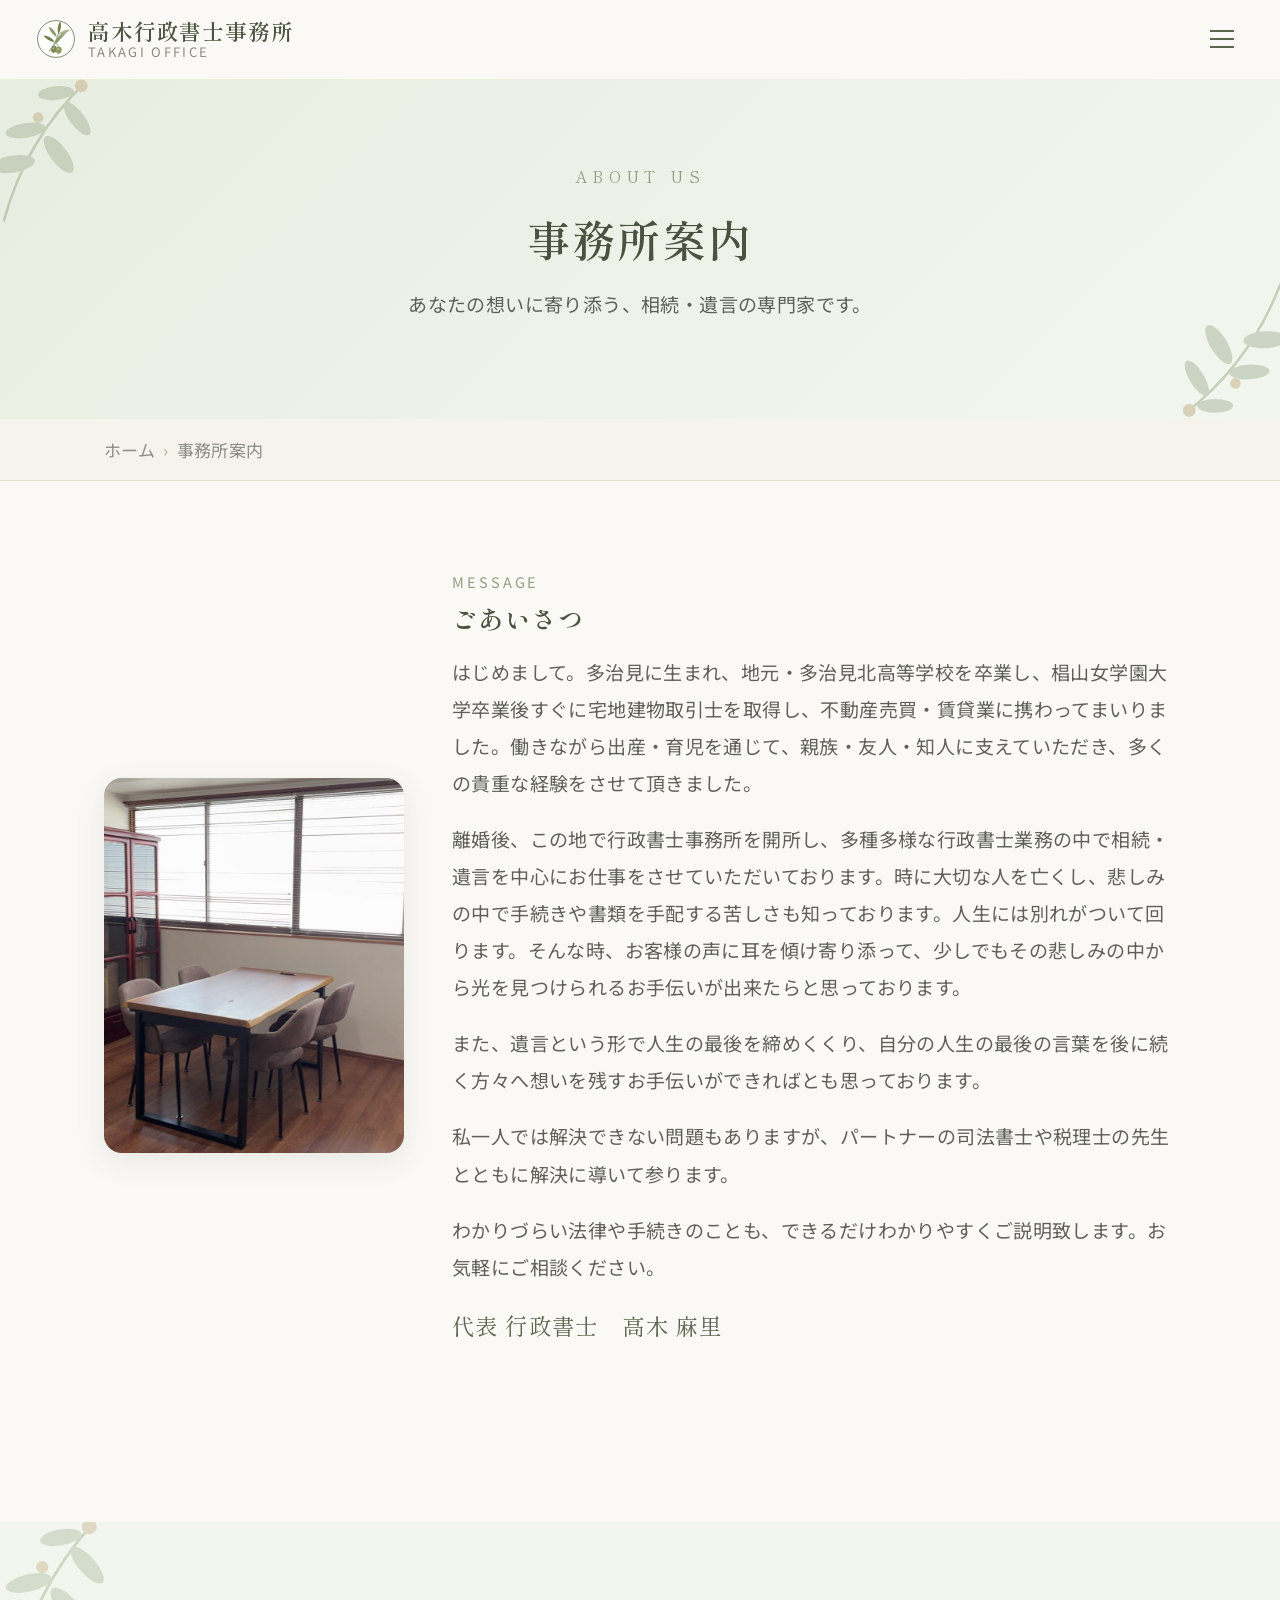
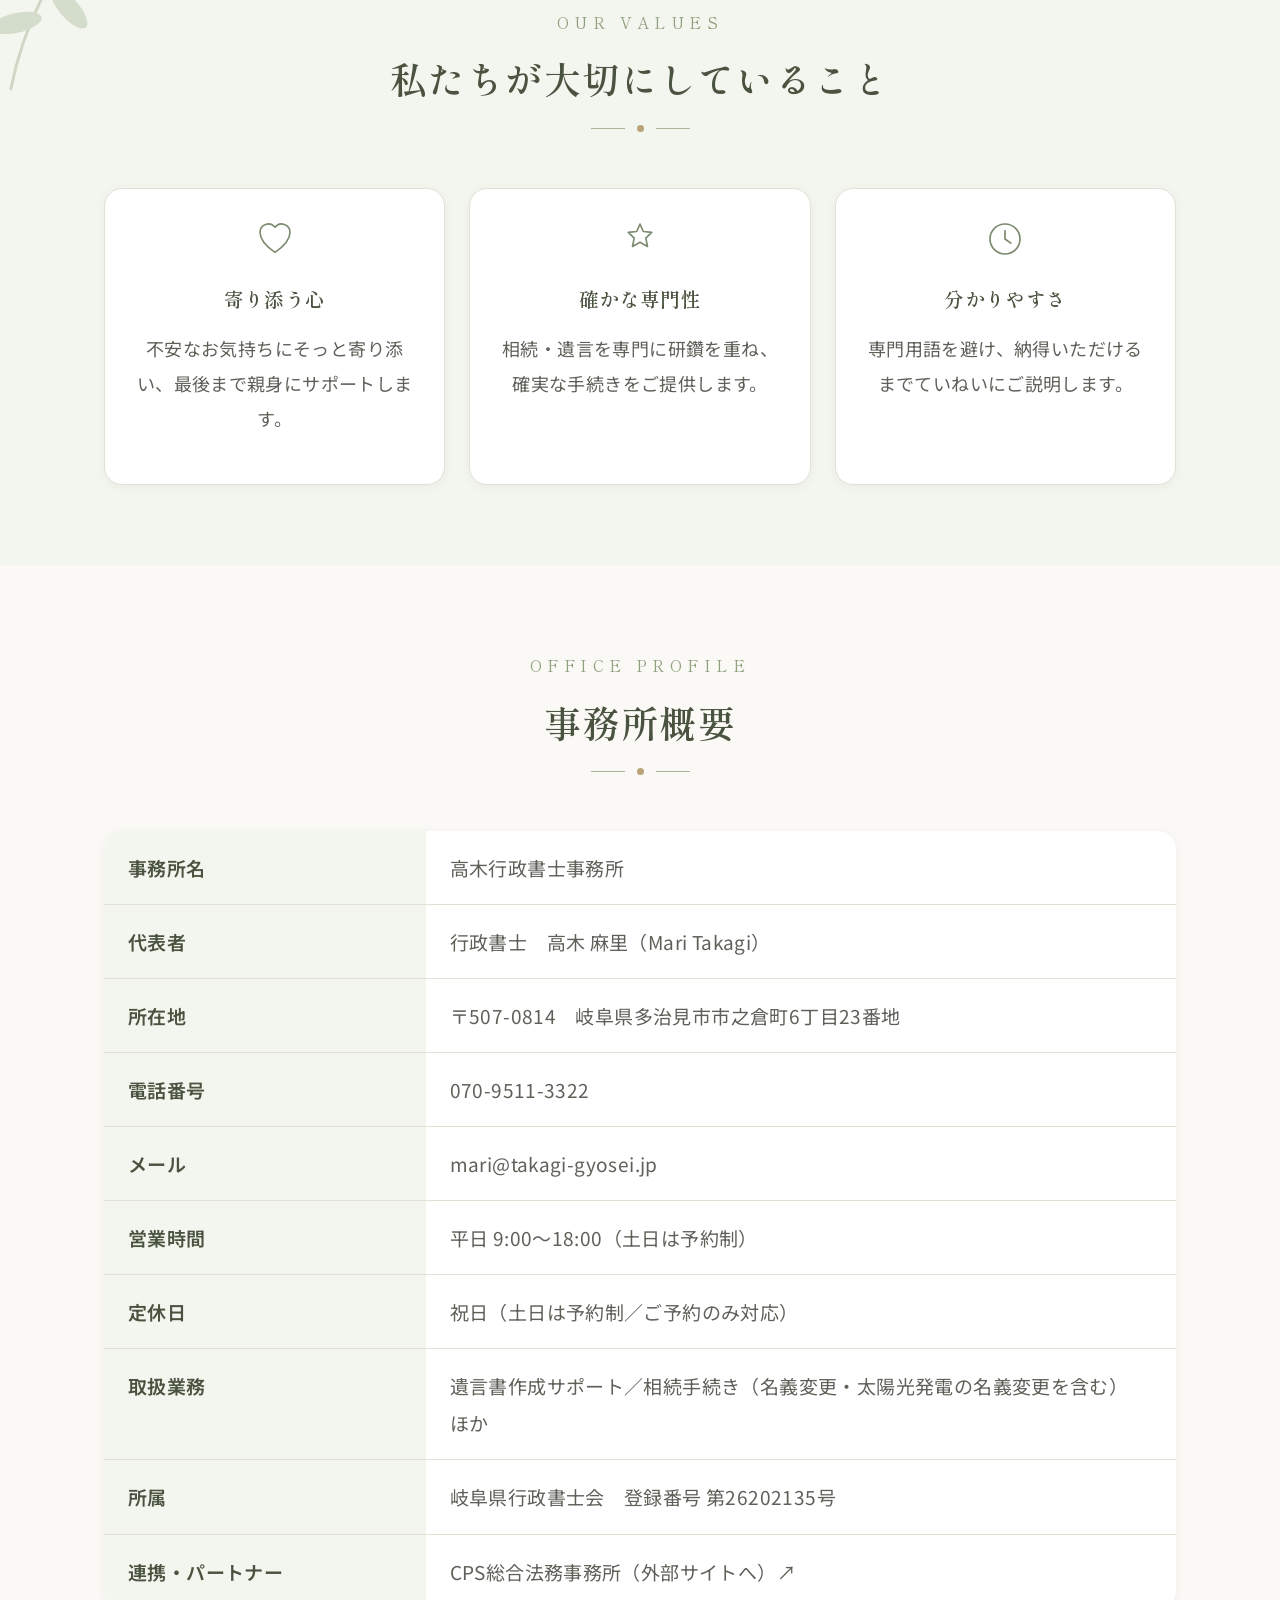
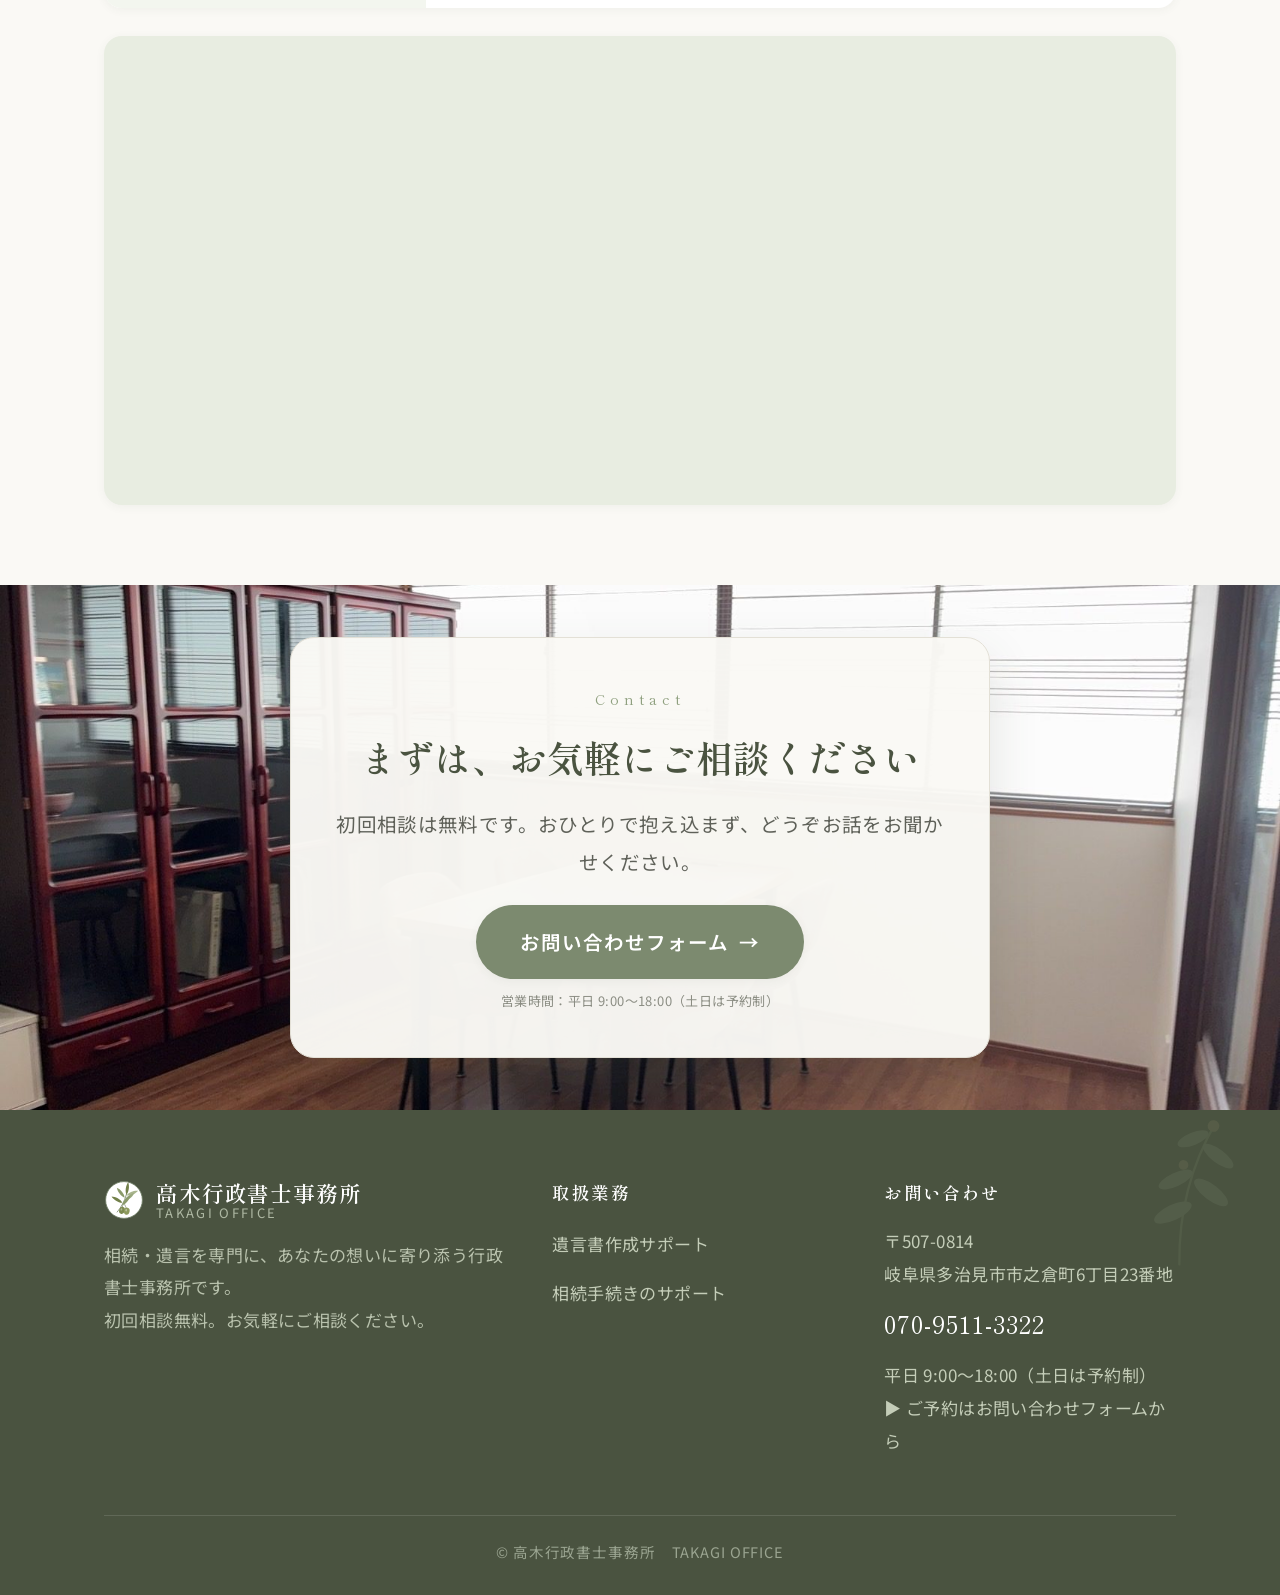
<file: about.html>
<!DOCTYPE html>
<html lang="ja">
<head>
<meta charset="UTF-8">
<meta name="viewport" content="width=device-width, initial-scale=1.0">
<link rel="icon" type="image/svg+xml" href="images/logo.svg">
<link rel="apple-touch-icon" href="images/logo.svg">
<title>事務所案内｜高木行政書士事務所</title>
<meta name="description" content="高木行政書士事務所の事務所概要・代表ごあいさつ・アクセス。相続・遺言を専門に、あなたの想いに寄り添います。">
<link rel="preconnect" href="https://fonts.googleapis.com">
<link rel="preconnect" href="https://fonts.gstatic.com" crossorigin>
<link href="https://fonts.googleapis.com/css2?family=Noto+Sans+JP:wght@400;500;600;700&family=Shippori+Mincho:wght@500;600;700&display=swap" rel="stylesheet">
<link rel="stylesheet" href="css/style.css?v=69">
<link rel="stylesheet" href="css/page.css?v=69">
</head>
<body>

<header class="site-header">
  <div class="container header-inner">
    <a href="index.html" class="brand" aria-label="高木行政書士事務所 トップへ">
      <img src="images/logo.svg" alt="高木行政書士事務所 ロゴ" class="brand__mark" width="40" height="40">
      <span class="brand__text"><span class="brand__name">高木行政書士事務所</span><span class="brand__sub">TAKAGI OFFICE</span></span>
    </a>
    <nav class="nav" aria-label="グローバルナビ">
      <a href="index.html">ホーム</a>
      <a href="yuigon-kosei.html">遺言書作成</a>
      
      <a href="souzoku.html">相続手続き</a>
      
      <a href="about.html">事務所案内</a>
      <a href="contact.html">お問い合わせ</a>
    </nav>
    <div class="header-cta">
      <button class="nav-toggle" aria-label="メニュー" aria-expanded="false"><span></span><span></span><span></span></button>
    </div>
  </div>
</header>

<main>

  
<section class="page-hero">
  <span class="en">About Us</span>
  <h1>事務所案内</h1>
  <p class="sub">あなたの想いに寄り添う、相続・遺言の専門家です。</p>
</section>
<nav class="breadcrumb"><div class="container"><ol><li><a href="index.html">ホーム</a></li><li>事務所案内</li></ol></div></nav>

<!-- 代表ごあいさつ -->
<section class="page-section">
  <div class="container">
    <div class="split split--greeting reveal">
      <div class="split-visual" style="aspect-ratio:4/5;max-width:340px"><img src="images/office.jpg" alt="事務所のイメージ" loading="lazy" onerror="this.onerror=null;this.src='images/office.svg'">
      </div>
      <div class="split-body">
        <span class="label">MESSAGE</span>
        <h3>ごあいさつ</h3>
        <p>はじめまして。多治見に生まれ、地元・多治見北高等学校を卒業し、椙山女学園大学卒業後すぐに宅地建物取引士を取得し、不動産売買・賃貸業に携わってまいりました。働きながら出産・育児を通じて、親族・友人・知人に支えていただき、多くの貴重な経験をさせて頂きました。</p>
        <p>離婚後、この地で行政書士事務所を開所し、多種多様な行政書士業務の中で相続・遺言を中心にお仕事をさせていただいております。時に大切な人を亡くし、悲しみの中で手続きや書類を手配する苦しさも知っております。人生には別れがついて回ります。そんな時、お客様の声に耳を傾け寄り添って、少しでもその悲しみの中から光を見つけられるお手伝いが出来たらと思っております。</p>
        <p>また、遺言という形で人生の最後を締めくくり、自分の人生の最後の言葉を後に続く方々へ想いを残すお手伝いができればとも思っております。</p>
        <p>私一人では解決できない問題もありますが、パートナーの司法書士や税理士の先生とともに解決に導いて参ります。</p>
        <p>わかりづらい法律や手続きのことも、できるだけわかりやすくご説明致します。お気軽にご相談ください。</p>
        <p class="profile-sign" style="font-family:var(--serif);font-size:22.5px;color:var(--olive-800);margin-top:16px">代表 行政書士　高木 麻里</p>
      </div>
    </div>
  </div>
</section>

<!-- 大切にしていること -->
<section class="page-section section--tint">
  <div class="container">
    <div class="sec-head reveal">
      <span class="en">Our Values</span><h2><span class="kb">私たちが</span><span class="kb">大切にしていること</span></h2><div class="deco"><span></span></div>
    </div>
    <div class="value-grid reveal">
      <div class="value-card">
        <div class="ic"><svg width="40" height="40" viewBox="0 0 48 48" fill="none"><path d="M24 40C12 32 6 24 6 16a10 10 0 0118-6 10 10 0 0118 6c0 8-6 16-18 24z" stroke="#7c8a6f" stroke-width="2" stroke-linejoin="round"/></svg></div>
        <h3>寄り添う心</h3>
        <p>不安なお気持ちにそっと寄り添い、最後まで親身にサポートします。</p>
      </div>
      <div class="value-card">
        <div class="ic"><svg width="40" height="40" viewBox="0 0 48 48" fill="none"><path d="M24 6l4 9 10 1-7 7 2 10-9-5-9 5 2-10-7-7 10-1z" stroke="#7c8a6f" stroke-width="2" stroke-linejoin="round"/></svg></div>
        <h3>確かな専門性</h3>
        <p>相続・遺言を専門に研鑽を重ね、確実な手続きをご提供します。</p>
      </div>
      <div class="value-card">
        <div class="ic"><svg width="40" height="40" viewBox="0 0 48 48" fill="none"><circle cx="24" cy="24" r="18" stroke="#7c8a6f" stroke-width="2"/><path d="M24 14v10l7 5" stroke="#7c8a6f" stroke-width="2" stroke-linecap="round"/></svg></div>
        <h3>分かりやすさ</h3>
        <p>専門用語を避け、納得いただけるまでていねいにご説明します。</p>
      </div>
    </div>
  </div>
</section>

<!-- 事務所概要 -->
<section class="page-section">
  <div class="container">
    <div class="sec-head reveal">
      <span class="en">Office Profile</span><h2>事務所概要</h2><div class="deco"><span></span></div>
    </div>
    <table class="info-table reveal">
      <tbody>
        <tr><th>事務所名</th><td>高木行政書士事務所</td></tr>
        <tr><th>代表者</th><td>行政書士　高木 麻里（Mari Takagi）</td></tr>
        <tr><th>所在地</th><td>〒507-0814　岐阜県多治見市市之倉町6丁目23番地</td></tr>
        <tr><th>電話番号</th><td>070-9511-3322</td></tr>
        
        <tr><th>メール</th><td><a href="mailto:mari@takagi-gyosei.jp">mari@takagi-gyosei.jp</a></td></tr>
        <tr><th>営業時間</th><td>平日 9:00〜18:00（土日は予約制）</td></tr>
        <tr><th>定休日</th><td>祝日（土日は予約制／ご予約のみ対応）</td></tr>
        <tr><th>取扱業務</th><td>遺言書作成サポート／相続手続き（名義変更・太陽光発電の名義変更を含む）　ほか</td></tr>
        <tr><th>所属</th><td>岐阜県行政書士会　登録番号 第26202135号</td></tr>
        <tr><th>連携・パートナー</th><td><a href="https://cpsken.jp/index.html" target="_blank" rel="noopener">CPS総合法務事務所（外部サイトへ）↗</a></td></tr>
      </tbody>
    </table>

    <div class="map-frame reveal"><iframe src="https://www.google.com/maps?q=%E5%B2%90%E9%98%9C%E7%9C%8C%E5%A4%9A%E6%B2%BB%E8%A6%8B%E5%B8%82%E5%B8%82%E4%B9%8B%E5%80%89%E7%94%BA6%E4%B8%81%E7%9B%AE23%E7%95%AA%E5%9C%B0&output=embed&hl=ja&z=16" style="border:0;width:100%;height:100%;display:block;" allowfullscreen loading="lazy" referrerpolicy="no-referrer-when-downgrade" title="高木行政書士事務所の地図"></iframe></div>
  </div>
</section>

<section class="section cta-band">
  <div class="container">
    <div class="cta-card reveal">
      <span class="en">Contact</span>
      <h2><span class="kb">まずは、</span><span class="kb">お気軽に</span><span class="kb">ご相談ください</span></h2>
      <p>初回相談は無料です。おひとりで抱え込まず、どうぞお話をお聞かせください。</p>
      <div class="cta-actions">
        <a href="contact.html" class="btn btn--lg cta-tel">お問い合わせフォーム <span class="arrow">→</span></a>
      </div>
      <span class="tel-note">営業時間：平日 9:00〜18:00（土日は予約制）</span>
    </div>
  </div>
</section>

</main>

<footer class="site-footer">
  <div class="container">
    <div class="footer-grid">
      <div class="footer-brand">
        <div class="brand">
          <img src="images/logo.svg" alt="高木行政書士事務所 ロゴ" class="brand__mark" width="40" height="40">
          <span class="brand__text"><span class="brand__name">高木行政書士事務所</span><span class="brand__sub">TAKAGI OFFICE</span></span>
        </div>
        <p>相続・遺言を専門に、あなたの想いに寄り添う行政書士事務所です。<br>初回相談無料。お気軽にご相談ください。</p>
      </div>
      <div class="footer-col"><h4>取扱業務</h4><ul><li><a href="yuigon-kosei.html">遺言書作成サポート</a></li><li><a href="souzoku.html">相続手続きのサポート</a></li><li></li></ul></div>
      <div class="footer-col footer-contact"><h4>お問い合わせ</h4><p>〒507-0814<br>岐阜県多治見市市之倉町6丁目23番地</p><p class="num">070-9511-3322</p><p>平日 9:00〜18:00（土日は予約制）<br><a href="contact.html">▶ ご予約はお問い合わせフォームから</a></p></div>
    </div>
    <div class="footer-bottom">© 高木行政書士事務所　TAKAGI OFFICE</div>
  </div>
</footer>

<div class="float-cta"><a class="fc-mail" href="contact.html"><svg width="18" height="18" viewBox="0 0 24 24" fill="none" aria-hidden="true"><rect x="3" y="5" width="18" height="14" rx="2.5" stroke="currentColor" stroke-width="2"/><path d="M4.5 8l7.5 5.5L19.5 8" stroke="currentColor" stroke-width="2" stroke-linecap="round" fill="none"/></svg>無料相談</a></div>
<script src="js/main.js?v=69"></script>
</body>
</html>
</file>
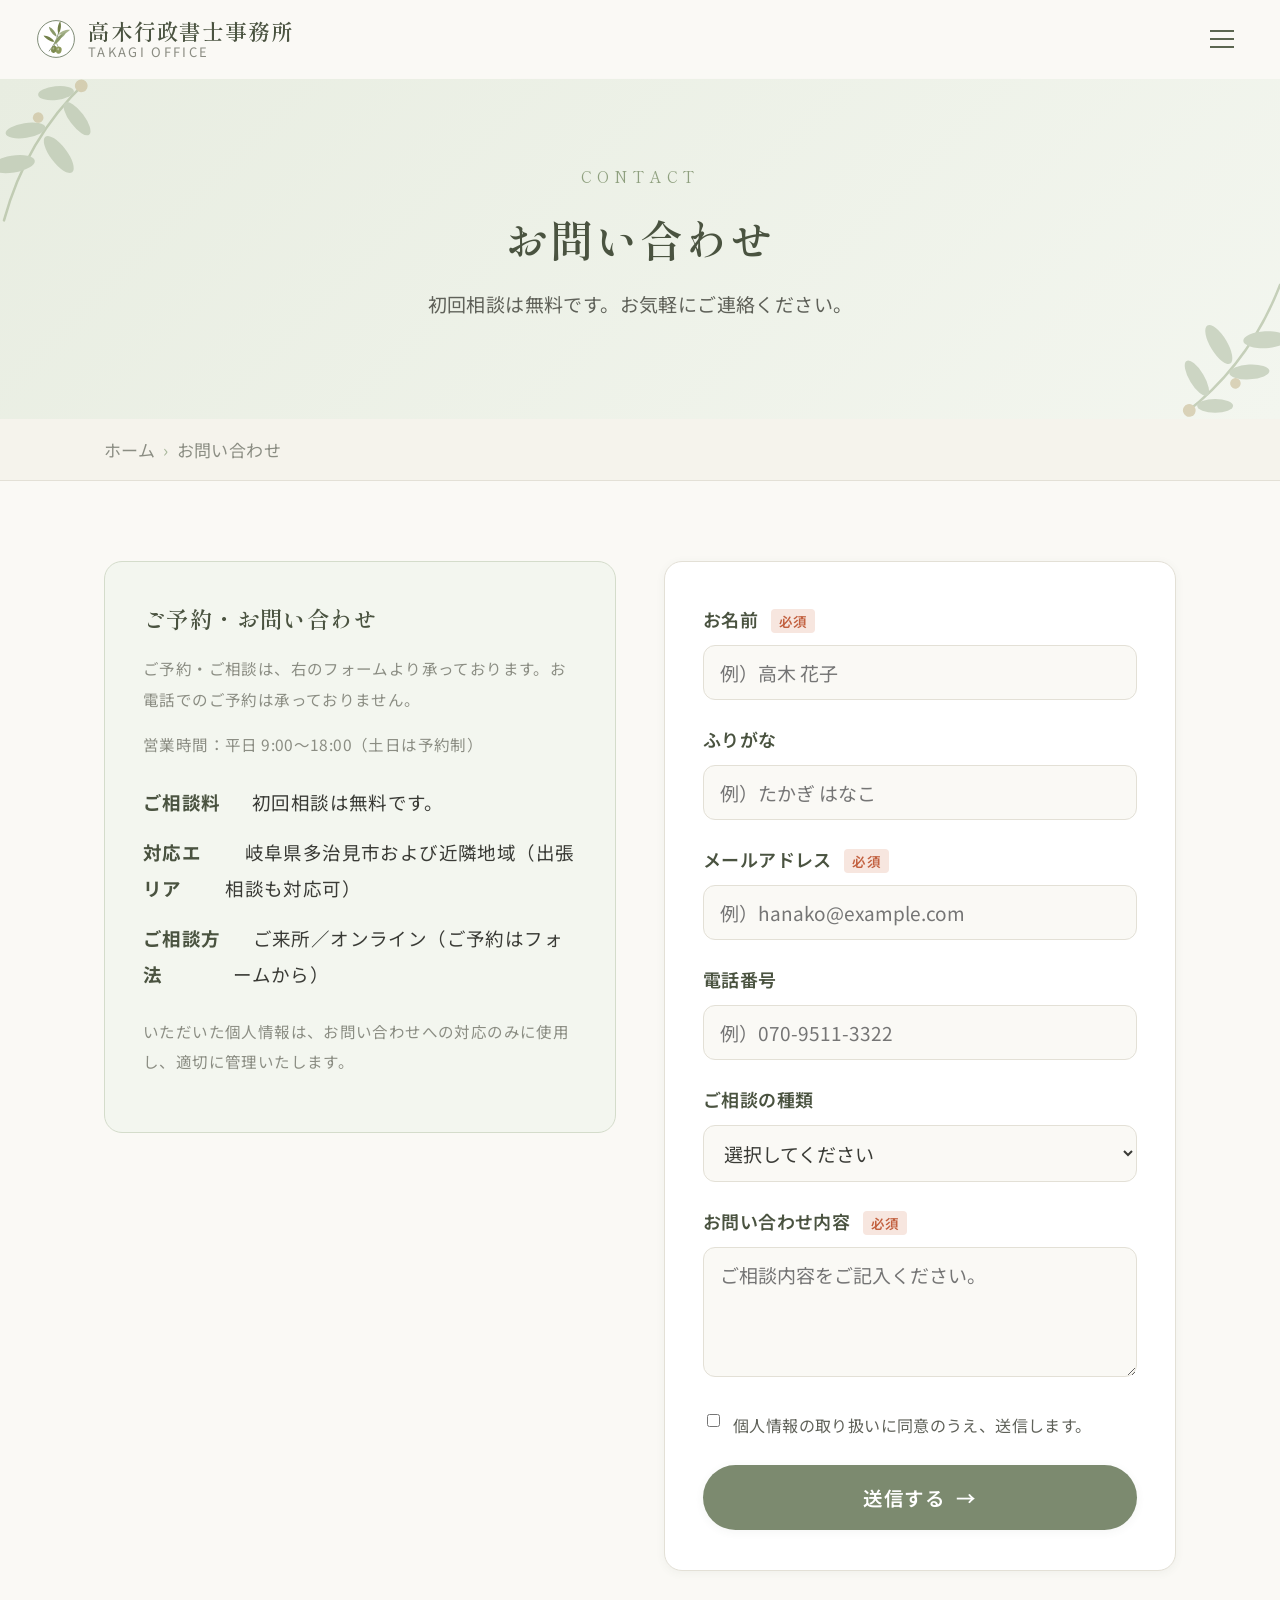
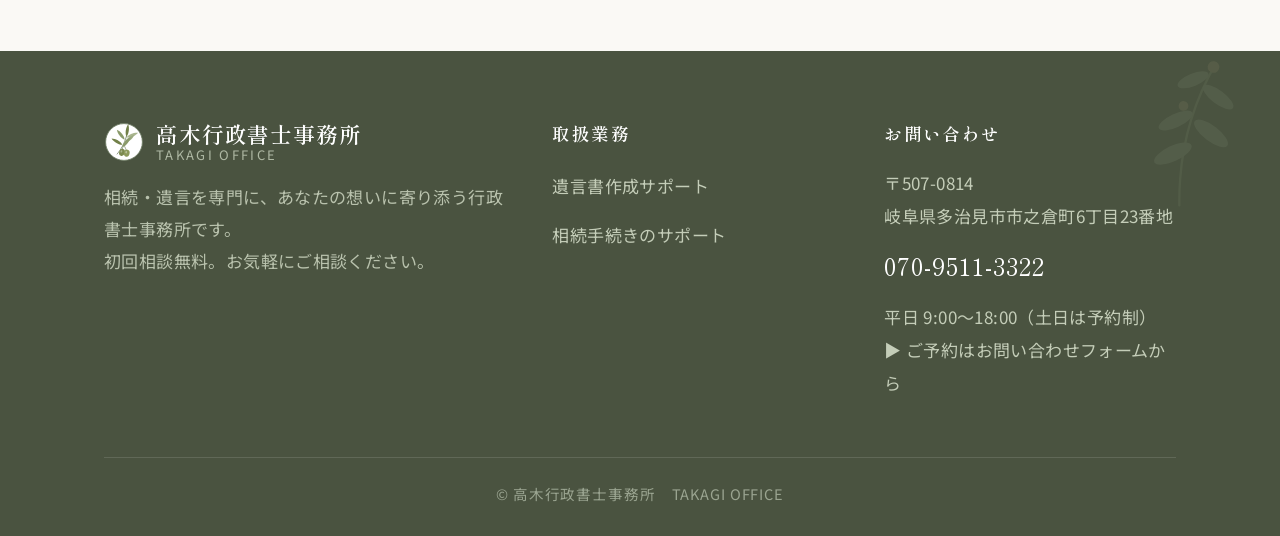
<file: contact.html>
<!DOCTYPE html>
<html lang="ja">
<head>
<meta charset="UTF-8">
<meta name="viewport" content="width=device-width, initial-scale=1.0">
<link rel="icon" type="image/svg+xml" href="images/logo.svg">
<link rel="apple-touch-icon" href="images/logo.svg">
<title>お問い合わせ｜高木行政書士事務所</title>
<meta name="description" content="高木行政書士事務所へのお問い合わせ。相続・遺言のご相談はお電話またはフォームから。初回相談無料です。">
<link rel="preconnect" href="https://fonts.googleapis.com">
<link rel="preconnect" href="https://fonts.gstatic.com" crossorigin>
<link href="https://fonts.googleapis.com/css2?family=Noto+Sans+JP:wght@400;500;600;700&family=Shippori+Mincho:wght@500;600;700&display=swap" rel="stylesheet">
<link rel="stylesheet" href="css/style.css?v=69">
<link rel="stylesheet" href="css/page.css?v=69">
<style>
/* 送信完了モーダル */
.contact-modal { position: fixed; inset: 0; z-index: 1000; display: flex; align-items: center; justify-content: center; padding: 24px; background: rgba(58,59,54,.55); opacity: 0; visibility: hidden; transition: opacity .3s ease, visibility .3s ease; }
.contact-modal.show { opacity: 1; visibility: visible; }
.contact-modal .cm-card { background: #fff; border-radius: 18px; max-width: 480px; width: 100%; padding: 42px 34px 36px; text-align: center; box-shadow: 0 24px 60px rgba(74,83,64,.3); transform: translateY(16px); transition: transform .3s ease; }
.contact-modal.show .cm-card { transform: none; }
.contact-modal .cm-icon { width: 66px; height: 66px; margin: 0 auto 18px; border-radius: 50%; background: var(--olive-050); color: var(--olive-600); display: flex; align-items: center; justify-content: center; }
.contact-modal h3 { font-size: 23px; margin-bottom: 12px; }
.contact-modal p { font-size: 16px; color: var(--ink-soft); line-height: 1.95; margin: 0 0 26px; }
.contact-modal .cm-close { min-width: 180px; justify-content: center; }
</style>
</head>
<body>

<header class="site-header">
  <div class="container header-inner">
    <a href="index.html" class="brand" aria-label="高木行政書士事務所 トップへ">
      <img src="images/logo.svg" alt="高木行政書士事務所 ロゴ" class="brand__mark" width="40" height="40">
      <span class="brand__text"><span class="brand__name">高木行政書士事務所</span><span class="brand__sub">TAKAGI OFFICE</span></span>
    </a>
    <nav class="nav" aria-label="グローバルナビ">
      <a href="index.html">ホーム</a>
      <a href="yuigon-kosei.html">遺言書作成</a>
      
      <a href="souzoku.html">相続手続き</a>
      
      <a href="about.html">事務所案内</a>
      <a href="contact.html">お問い合わせ</a>
    </nav>
    <div class="header-cta">
      <button class="nav-toggle" aria-label="メニュー" aria-expanded="false"><span></span><span></span><span></span></button>
    </div>
  </div>
</header>

<main>

<section class="page-hero">
  <span class="en">Contact</span>
  <h1>お問い合わせ</h1>
  <p class="sub"><span class="kb">初回相談は無料です。</span><span class="kb">お気軽に</span><span class="kb">ご連絡ください。</span></p>
</section>
<nav class="breadcrumb"><div class="container"><ol><li><a href="index.html">ホーム</a></li><li>お問い合わせ</li></ol></div></nav>

<section class="page-section">
  <div class="container">
    <div class="contact-wrap">

      <!-- 左：連絡先情報 -->
      <div class="contact-info reveal">
        <h3>ご予約・お問い合わせ</h3>
        <p class="small">ご予約・ご相談は、右のフォームより承っております。お電話でのご予約は承っておりません。</p>
        <p class="small">営業時間：平日 9:00〜18:00（土日は予約制）</p>
        <ul>
          <li><b>ご相談料</b>　初回相談は無料です。</li>
          <li><b>対応エリア</b>　岐阜県多治見市および近隣地域（出張相談も対応可）</li>
          <li><b>ご相談方法</b>　ご来所／オンライン（ご予約はフォームから）</li>
        </ul>
        <p class="small" style="margin-top:24px">いただいた個人情報は、お問い合わせへの対応のみに使用し、適切に管理いたします。</p>
      </div>

      <!-- 右：フォーム -->
      <form class="form-card reveal" id="contactForm" action="contact.php" method="post">
        <input type="text" name="company" tabindex="-1" autocomplete="off" aria-hidden="true" style="position:absolute;left:-9999px;height:0;overflow:hidden">
        <div class="field">
          <label>お名前 <span class="req">必須</span></label>
          <input type="text" name="name" placeholder="例）高木 花子" required>
        </div>
        <div class="field">
          <label>ふりがな</label>
          <input type="text" name="kana" placeholder="例）たかぎ はなこ">
        </div>
        <div class="field">
          <label>メールアドレス <span class="req">必須</span></label>
          <input type="email" name="email" placeholder="例）hanako@example.com" required>
        </div>
        <div class="field">
          <label>電話番号</label>
          <input type="tel" name="tel" placeholder="例）070-9511-3322">
        </div>
        <div class="field">
          <label>ご相談の種類</label>
          <select name="category">
            <option value="">選択してください</option>
            <option>遺言書作成（公正証書・自筆証書）</option>
            <option>相続手続き</option>
            <option>その他</option>
          </select>
        </div>
        <div class="field">
          <label>お問い合わせ内容 <span class="req">必須</span></label>
          <textarea name="message" placeholder="ご相談内容をご記入ください。" required></textarea>
        </div>
        <label class="form-check">
          <input type="checkbox" required>
          <span>個人情報の取り扱いに同意のうえ、送信します。</span>
        </label>
        <button type="submit" class="btn btn--primary btn--lg" style="width:100%;justify-content:center">送信する <span class="arrow">→</span></button>
        <p class="form-note"></p>
      </form>

    </div>
  </div>
</section>

</main>

<footer class="site-footer">
  <div class="container">
    <div class="footer-grid">
      <div class="footer-brand">
        <div class="brand">
          <img src="images/logo.svg" alt="高木行政書士事務所 ロゴ" class="brand__mark" width="40" height="40">
          <span class="brand__text"><span class="brand__name">高木行政書士事務所</span><span class="brand__sub">TAKAGI OFFICE</span></span>
        </div>
        <p>相続・遺言を専門に、あなたの想いに寄り添う行政書士事務所です。<br>初回相談無料。お気軽にご相談ください。</p>
      </div>
      <div class="footer-col"><h4>取扱業務</h4><ul><li><a href="yuigon-kosei.html">遺言書作成サポート</a></li><li><a href="souzoku.html">相続手続きのサポート</a></li><li></li></ul></div>
      <div class="footer-col footer-contact"><h4>お問い合わせ</h4><p>〒507-0814<br>岐阜県多治見市市之倉町6丁目23番地</p><p class="num">070-9511-3322</p><p>平日 9:00〜18:00（土日は予約制）<br><a href="contact.html">▶ ご予約はお問い合わせフォームから</a></p></div>
    </div>
    <div class="footer-bottom">© 高木行政書士事務所　TAKAGI OFFICE</div>
  </div>
</footer>

<div class="float-cta"><a class="fc-mail" href="contact.html"><svg width="18" height="18" viewBox="0 0 24 24" fill="none" aria-hidden="true"><rect x="3" y="5" width="18" height="14" rx="2.5" stroke="currentColor" stroke-width="2"/><path d="M4.5 8l7.5 5.5L19.5 8" stroke="currentColor" stroke-width="2" stroke-linecap="round" fill="none"/></svg>無料相談</a></div>
<div class="contact-modal" id="contactModal" role="dialog" aria-modal="true" aria-labelledby="cmTitle">
  <div class="cm-card">
    <div class="cm-icon"><svg width="30" height="30" viewBox="0 0 24 24" fill="none" aria-hidden="true"><path d="M4 12.5l5 5L20 6.5" stroke="currentColor" stroke-width="2.4" stroke-linecap="round" stroke-linejoin="round"/></svg></div>
    <h3 id="cmTitle">送信が完了しました</h3>
    <p>お問い合わせありがとうございます。<br>ご入力のメールアドレス宛に確認メールをお送りしました。<br>営業時間内に担当者よりご連絡いたします。</p>
    <button type="button" class="btn btn--primary cm-close">閉じる</button>
  </div>
</div>
<script src="js/main.js?v=69"></script>
</body>
</html>
</file>
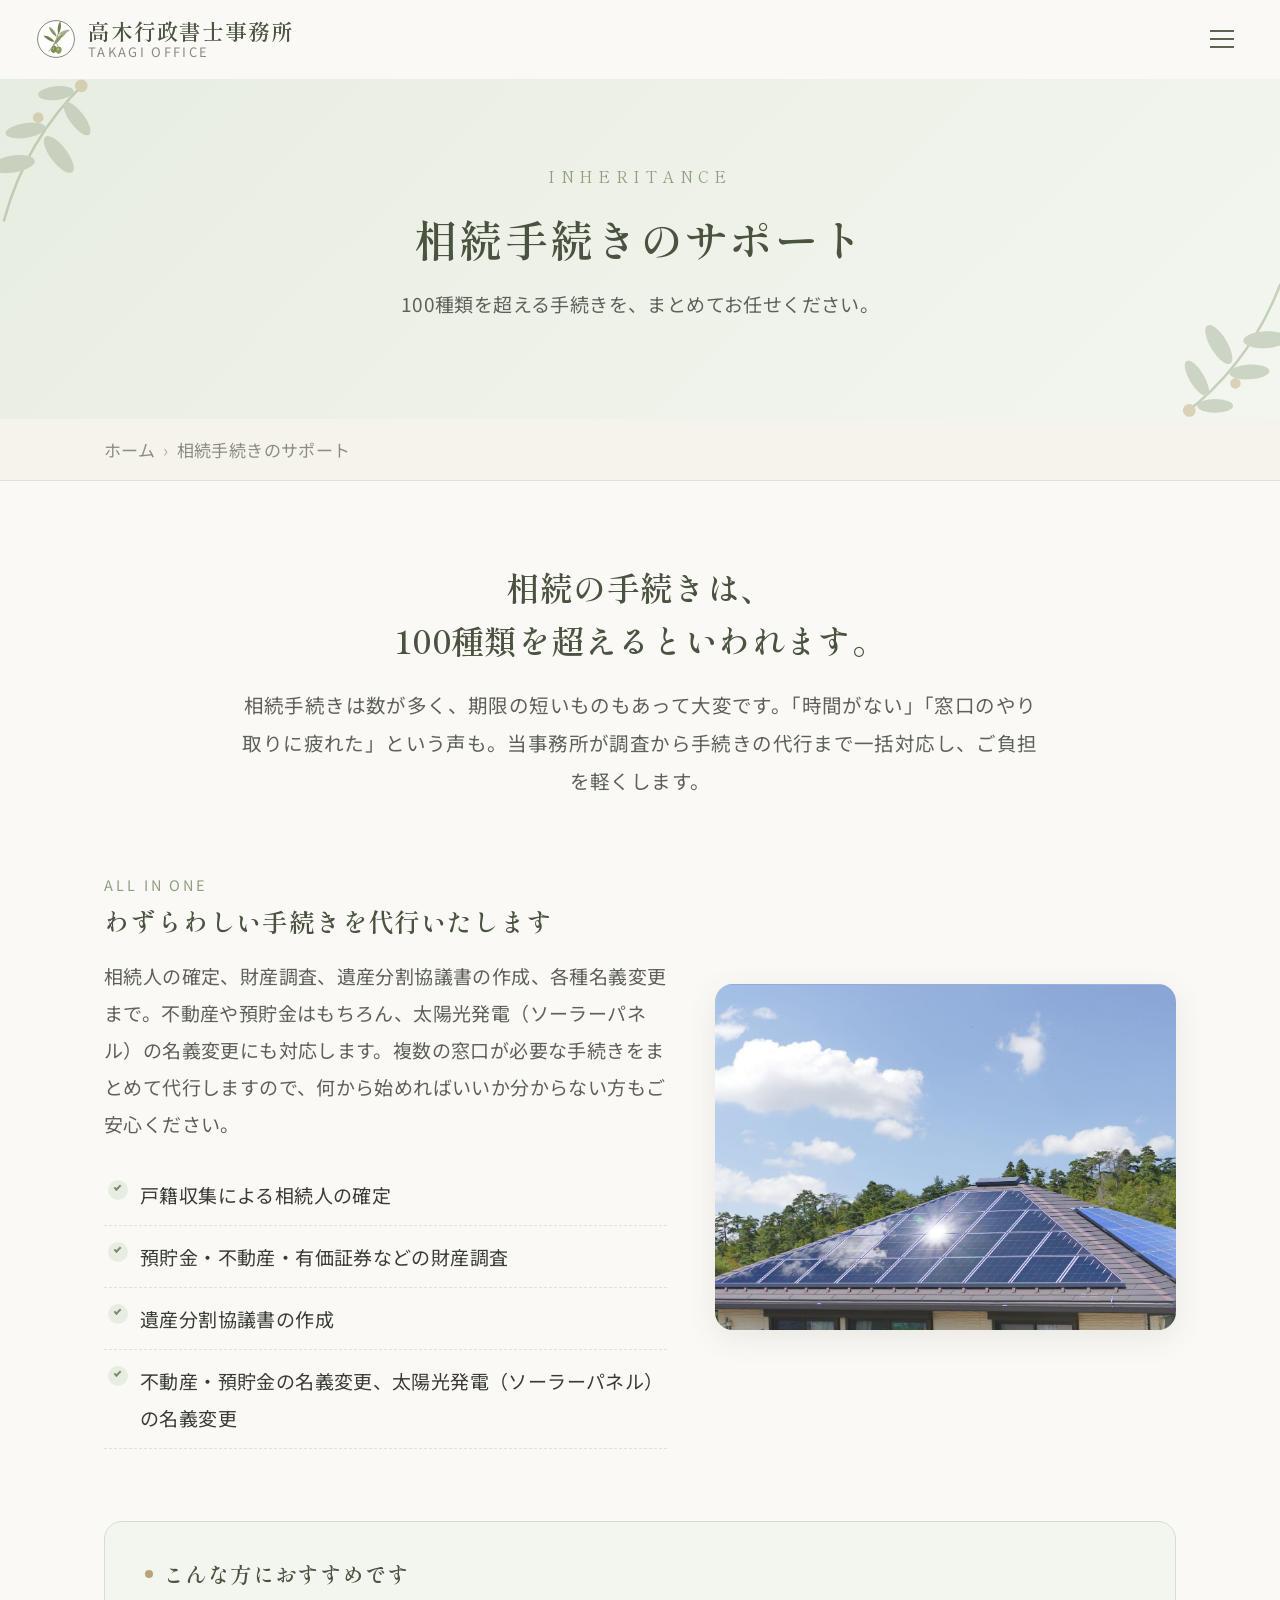
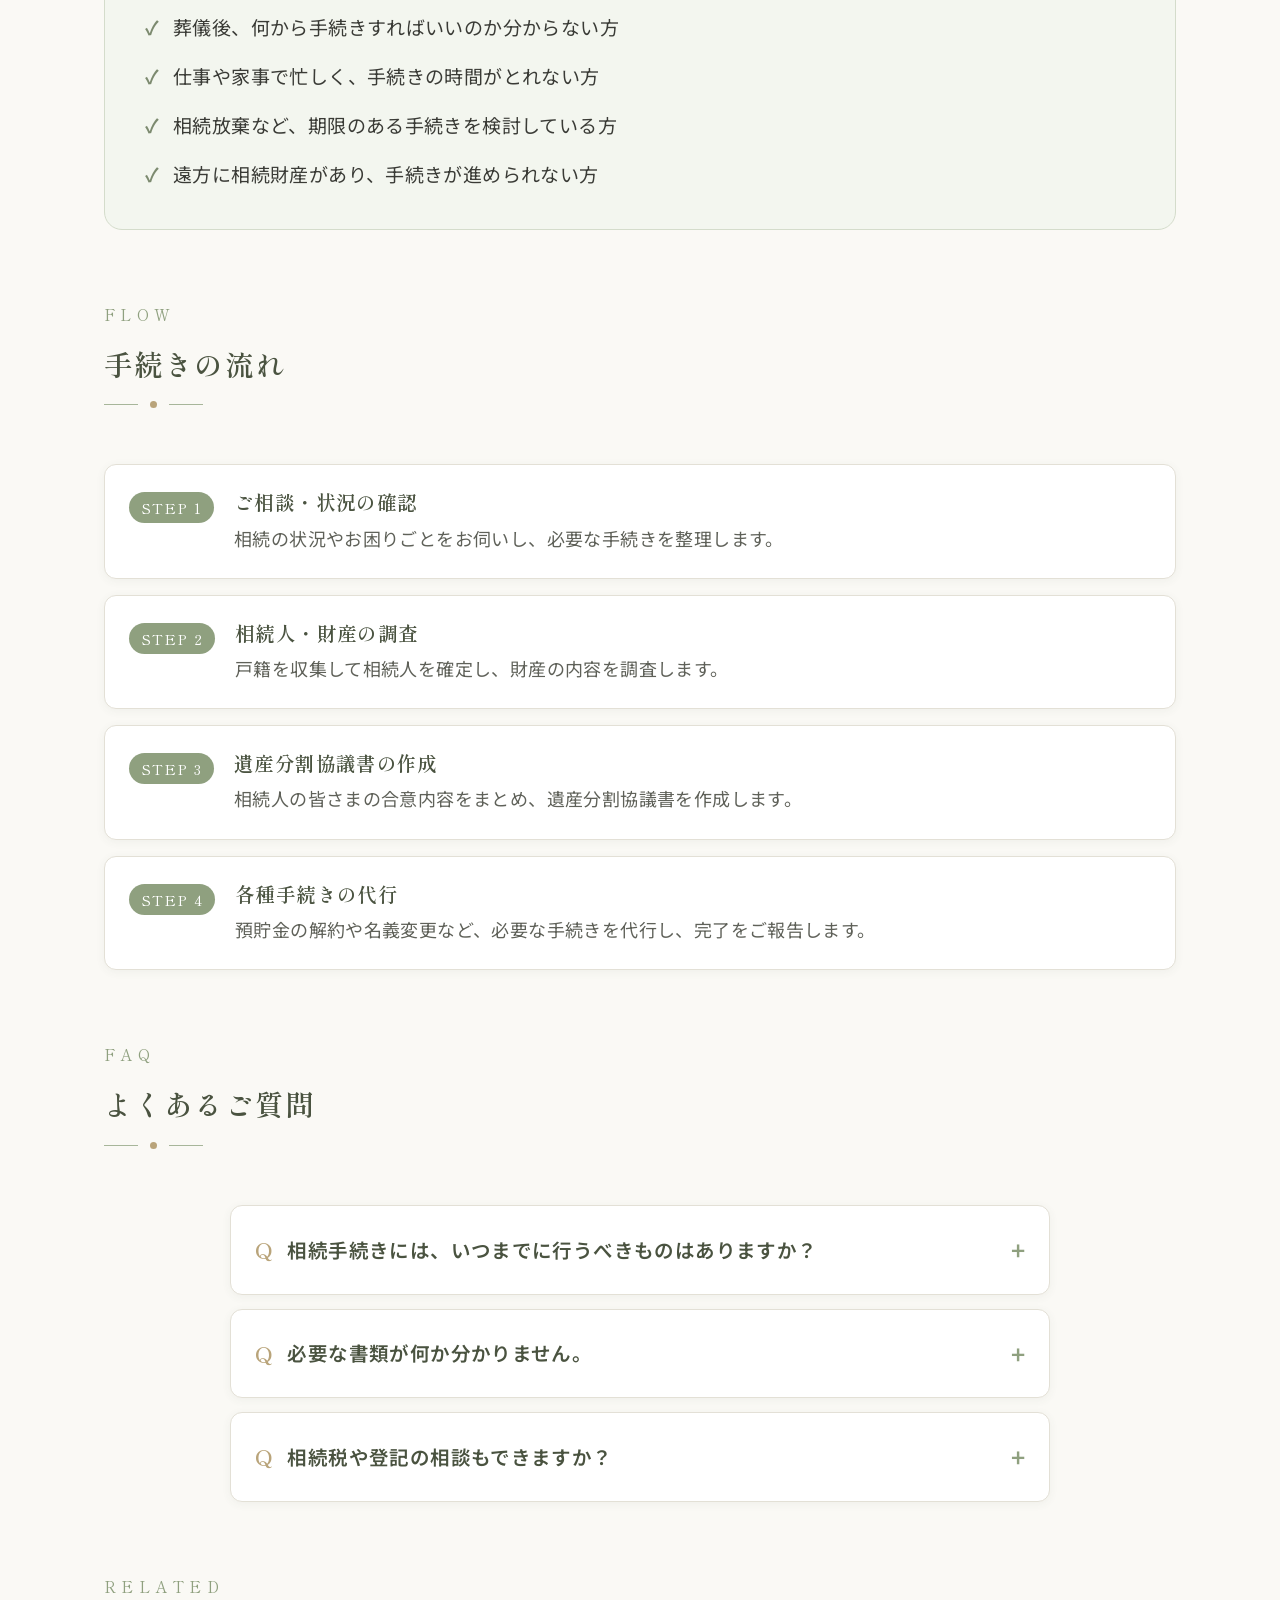
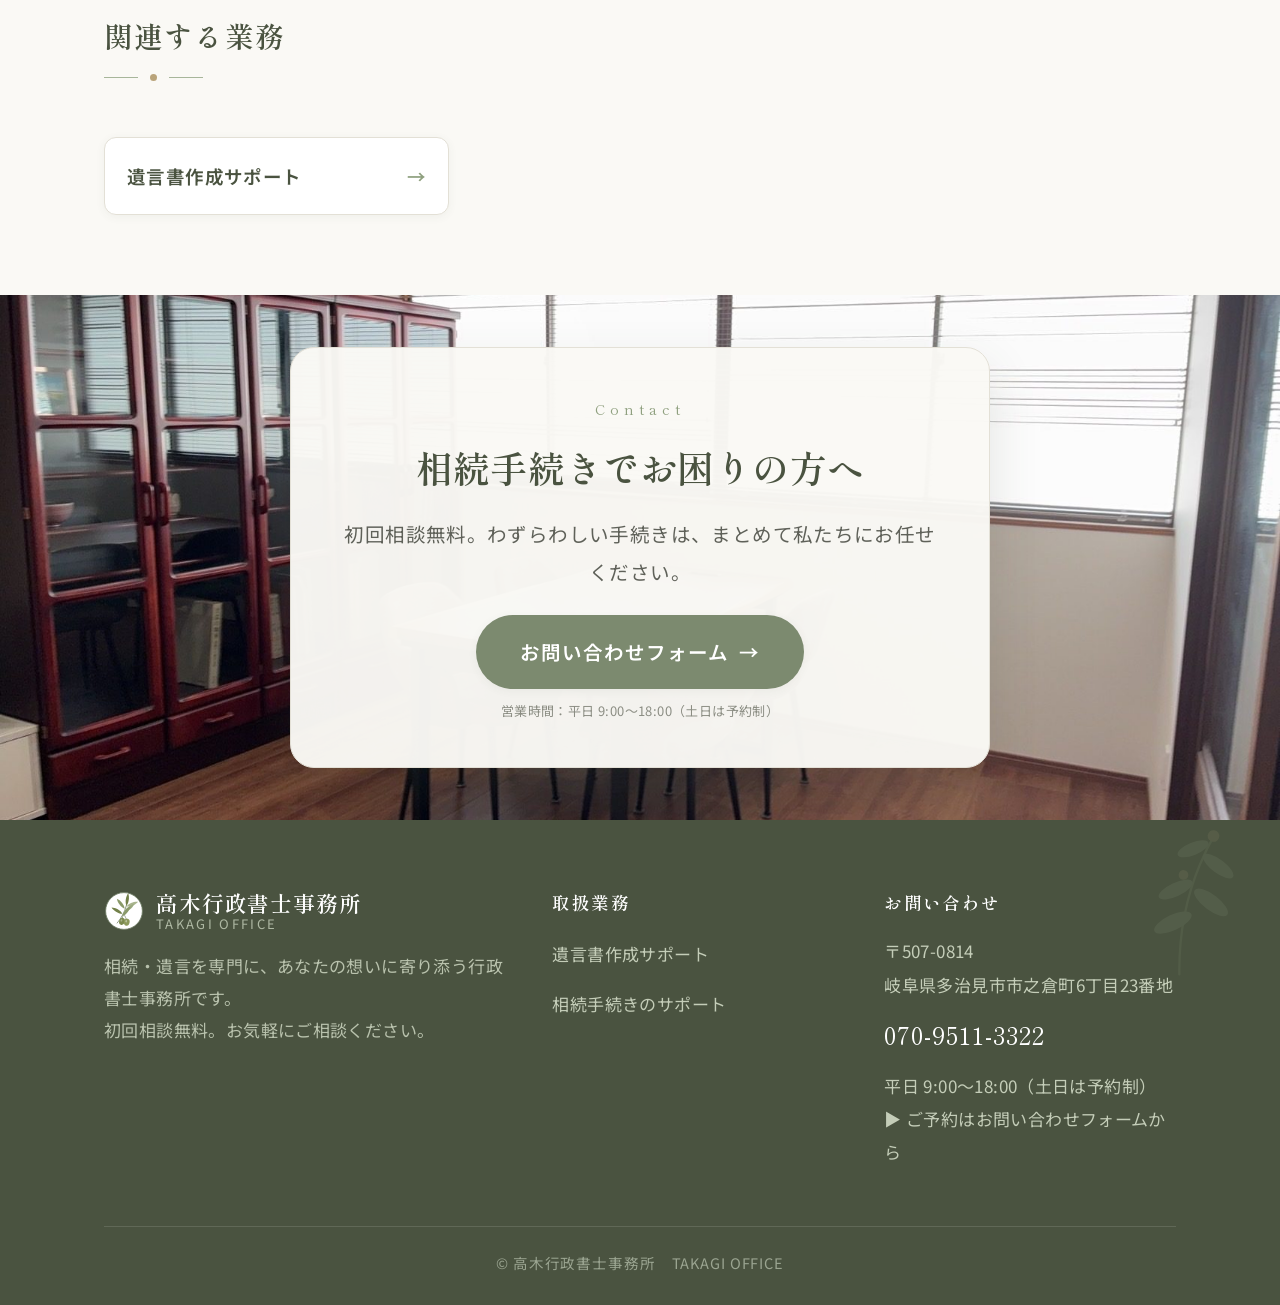
<file: souzoku.html>
<!DOCTYPE html>
<html lang="ja">
<head>
<meta charset="UTF-8">
<meta name="viewport" content="width=device-width, initial-scale=1.0">
<link rel="icon" type="image/svg+xml" href="images/logo.svg">
<link rel="apple-touch-icon" href="images/logo.svg">
<title>相続手続きのサポート｜高木行政書士事務所</title>
<meta name="description" content="100種類を超える相続手続きをフルサポート。戸籍収集・財産調査から遺産分割協議書の作成まで、行政書士が一括して代行します。高木行政書士事務所。">
<link rel="preconnect" href="https://fonts.googleapis.com">
<link rel="preconnect" href="https://fonts.gstatic.com" crossorigin>
<link href="https://fonts.googleapis.com/css2?family=Noto+Sans+JP:wght@400;500;600;700&family=Shippori+Mincho:wght@500;600;700&display=swap" rel="stylesheet">
<link rel="stylesheet" href="css/style.css?v=69">
<link rel="stylesheet" href="css/page.css?v=69">
</head>
<body>

<header class="site-header">
  <div class="container header-inner">
    <a href="index.html" class="brand" aria-label="高木行政書士事務所 トップへ">
      <img src="images/logo.svg" alt="高木行政書士事務所 ロゴ" class="brand__mark" width="40" height="40">
      <span class="brand__text"><span class="brand__name">高木行政書士事務所</span><span class="brand__sub">TAKAGI OFFICE</span></span>
    </a>
    <nav class="nav" aria-label="グローバルナビ">
      <a href="index.html">ホーム</a>
      <a href="yuigon-kosei.html">遺言書作成</a>
      
      <a href="souzoku.html">相続手続き</a>
      
      <a href="about.html">事務所案内</a>
      <a href="contact.html">お問い合わせ</a>
    </nav>
    <div class="header-cta">
      <button class="nav-toggle" aria-label="メニュー" aria-expanded="false"><span></span><span></span><span></span></button>
    </div>
  </div>
</header>

<main>

<section class="page-hero">
  <span class="en">Inheritance</span>
  <h1>相続手続きのサポート</h1>
  <p class="sub">100種類を超える手続きを、まとめてお任せください。</p>
</section>
<nav class="breadcrumb"><div class="container"><ol><li><a href="index.html">ホーム</a></li><li>相続手続きのサポート</li></ol></div></nav>

<section class="page-section">
  <div class="container">
    <div class="intro-block reveal">
      <h2><span class="kb">相続の手続きは、</span><br><span class="kb">100種類を超えると</span><span class="kb">いわれます。</span></h2>
      <p>相続手続きは数が多く、期限の短いものもあって大変です。「時間がない」「窓口のやり取りに疲れた」という声も。当事務所が調査から手続きの代行まで一括対応し、ご負担を軽くします。</p>
    </div>

    <div class="split reveal">
      <div class="split-body">
        <span class="label">ALL IN ONE</span>
        <h3>わずらわしい手続きを代行いたします</h3>
        <p>相続人の確定、財産調査、遺産分割協議書の作成、各種名義変更まで。不動産や預貯金はもちろん、太陽光発電（ソーラーパネル）の名義変更にも対応します。複数の窓口が必要な手続きをまとめて代行しますので、何から始めればいいか分からない方もご安心ください。</p>
        <ul class="check-list">
          <li>戸籍収集による相続人の確定</li>
          <li>預貯金・不動産・有価証券などの財産調査</li>
          <li>遺産分割協議書の作成</li>
          <li>不動産・預貯金の名義変更、太陽光発電（ソーラーパネル）の名義変更</li>
        </ul>
      </div>
      <div class="split-visual"><img src="images/solar.jpg" alt="太陽光発電（ソーラーパネル）の名義変更" loading="lazy" onerror="this.onerror=null;this.src='images/souzoku.svg'">
      </div>
    </div>

    <div class="target-box reveal">
      <h3>こんな方におすすめです</h3>
      <ul>
        <li>葬儀後、何から手続きすればいいのか分からない方</li>
        <li>仕事や家事で忙しく、手続きの時間がとれない方</li>
        <li>相続放棄など、期限のある手続きを検討している方</li>
        <li>遠方に相続財産があり、手続きが進められない方</li>
      </ul>
    </div>

    <div class="sec-head sec-head--left reveal" style="margin-top:64px">
      <span class="en">Flow</span><h2 style="font-size:28.5px">手続きの流れ</h2><div class="deco" style="justify-content:flex-start"><span></span></div>
    </div>
    <div class="steps reveal">
      <div class="step-row"><div class="sn"></div><div class="sb"><h4>ご相談・状況の確認</h4><p>相続の状況やお困りごとをお伺いし、必要な手続きを整理します。</p></div></div>
      <div class="step-row"><div class="sn"></div><div class="sb"><h4>相続人・財産の調査</h4><p>戸籍を収集して相続人を確定し、財産の内容を調査します。</p></div></div>
      <div class="step-row"><div class="sn"></div><div class="sb"><h4>遺産分割協議書の作成</h4><p>相続人の皆さまの合意内容をまとめ、遺産分割協議書を作成します。</p></div></div>
      <div class="step-row"><div class="sn"></div><div class="sb"><h4>各種手続きの代行</h4><p>預貯金の解約や名義変更など、必要な手続きを代行し、完了をご報告します。</p></div></div>
    </div>

    <div class="sec-head sec-head--left reveal" style="margin-top:64px">
      <span class="en">FAQ</span><h2 style="font-size:28.5px">よくあるご質問</h2><div class="deco" style="justify-content:flex-start"><span></span></div>
    </div>
    <div class="faq reveal">
      <div class="faq-item"><div class="faq-q"><span class="mk">Q</span>相続手続きには、いつまでに行うべきものはありますか？</div><div class="faq-a"><div class="faq-a-inner">相続放棄は原則3か月以内、相続税の申告は10か月以内など、期限のある手続きがあります。早めにご相談いただくことで、安心して進めることができます。</div></div></div>
      <div class="faq-item"><div class="faq-q"><span class="mk">Q</span>必要な書類が何か分かりません。</div><div class="faq-a"><div class="faq-a-inner">ご相談時に状況をお伺いし、必要な書類をご案内します。戸籍などの収集も当事務所で代行できますので、ご安心ください。</div></div></div>
      <div class="faq-item"><div class="faq-q"><span class="mk">Q</span>相続税や登記の相談もできますか？</div><div class="faq-a"><div class="faq-a-inner">相続税の申告は税理士、不動産の登記は司法書士が担当します。当事務所では、信頼できる専門家と連携してワンストップでご対応します。</div></div></div>
    </div>

    <div class="sec-head sec-head--left reveal" style="margin-top:64px">
      <span class="en">Related</span><h2 style="font-size:28.5px">関連する業務</h2><div class="deco" style="justify-content:flex-start"><span></span></div>
    </div>
    <div class="related reveal">
      <a href="yuigon-kosei.html">遺言書作成サポート <span class="arrow">→</span></a>
      
      
    </div>

  </div>
</section>

<section class="section cta-band">
  <div class="container">
    <div class="cta-card reveal">
      <span class="en">Contact</span>
      <h2><span class="kb">相続手続きで</span><span class="kb">お困りの方へ</span></h2>
      <p>初回相談無料。わずらわしい手続きは、まとめて私たちにお任せください。</p>
      <div class="cta-actions">
        <a href="contact.html" class="btn btn--lg cta-tel">お問い合わせフォーム <span class="arrow">→</span></a>
      </div>
      <span class="tel-note">営業時間：平日 9:00〜18:00（土日は予約制）</span>
    </div>
  </div>
</section>

</main>

<footer class="site-footer">
  <div class="container">
    <div class="footer-grid">
      <div class="footer-brand">
        <div class="brand">
          <img src="images/logo.svg" alt="高木行政書士事務所 ロゴ" class="brand__mark" width="40" height="40">
          <span class="brand__text"><span class="brand__name">高木行政書士事務所</span><span class="brand__sub">TAKAGI OFFICE</span></span>
        </div>
        <p>相続・遺言を専門に、あなたの想いに寄り添う行政書士事務所です。<br>初回相談無料。お気軽にご相談ください。</p>
      </div>
      <div class="footer-col"><h4>取扱業務</h4><ul><li><a href="yuigon-kosei.html">遺言書作成サポート</a></li><li><a href="souzoku.html">相続手続きのサポート</a></li><li></li></ul></div>
      <div class="footer-col footer-contact"><h4>お問い合わせ</h4><p>〒507-0814<br>岐阜県多治見市市之倉町6丁目23番地</p><p class="num">070-9511-3322</p><p>平日 9:00〜18:00（土日は予約制）<br><a href="contact.html">▶ ご予約はお問い合わせフォームから</a></p></div>
    </div>
    <div class="footer-bottom">© 高木行政書士事務所　TAKAGI OFFICE</div>
  </div>
</footer>

<div class="float-cta"><a class="fc-mail" href="contact.html"><svg width="18" height="18" viewBox="0 0 24 24" fill="none" aria-hidden="true"><rect x="3" y="5" width="18" height="14" rx="2.5" stroke="currentColor" stroke-width="2"/><path d="M4.5 8l7.5 5.5L19.5 8" stroke="currentColor" stroke-width="2" stroke-linecap="round" fill="none"/></svg>無料相談</a></div>
<script src="js/main.js?v=69"></script>
</body>
</html>
</file>
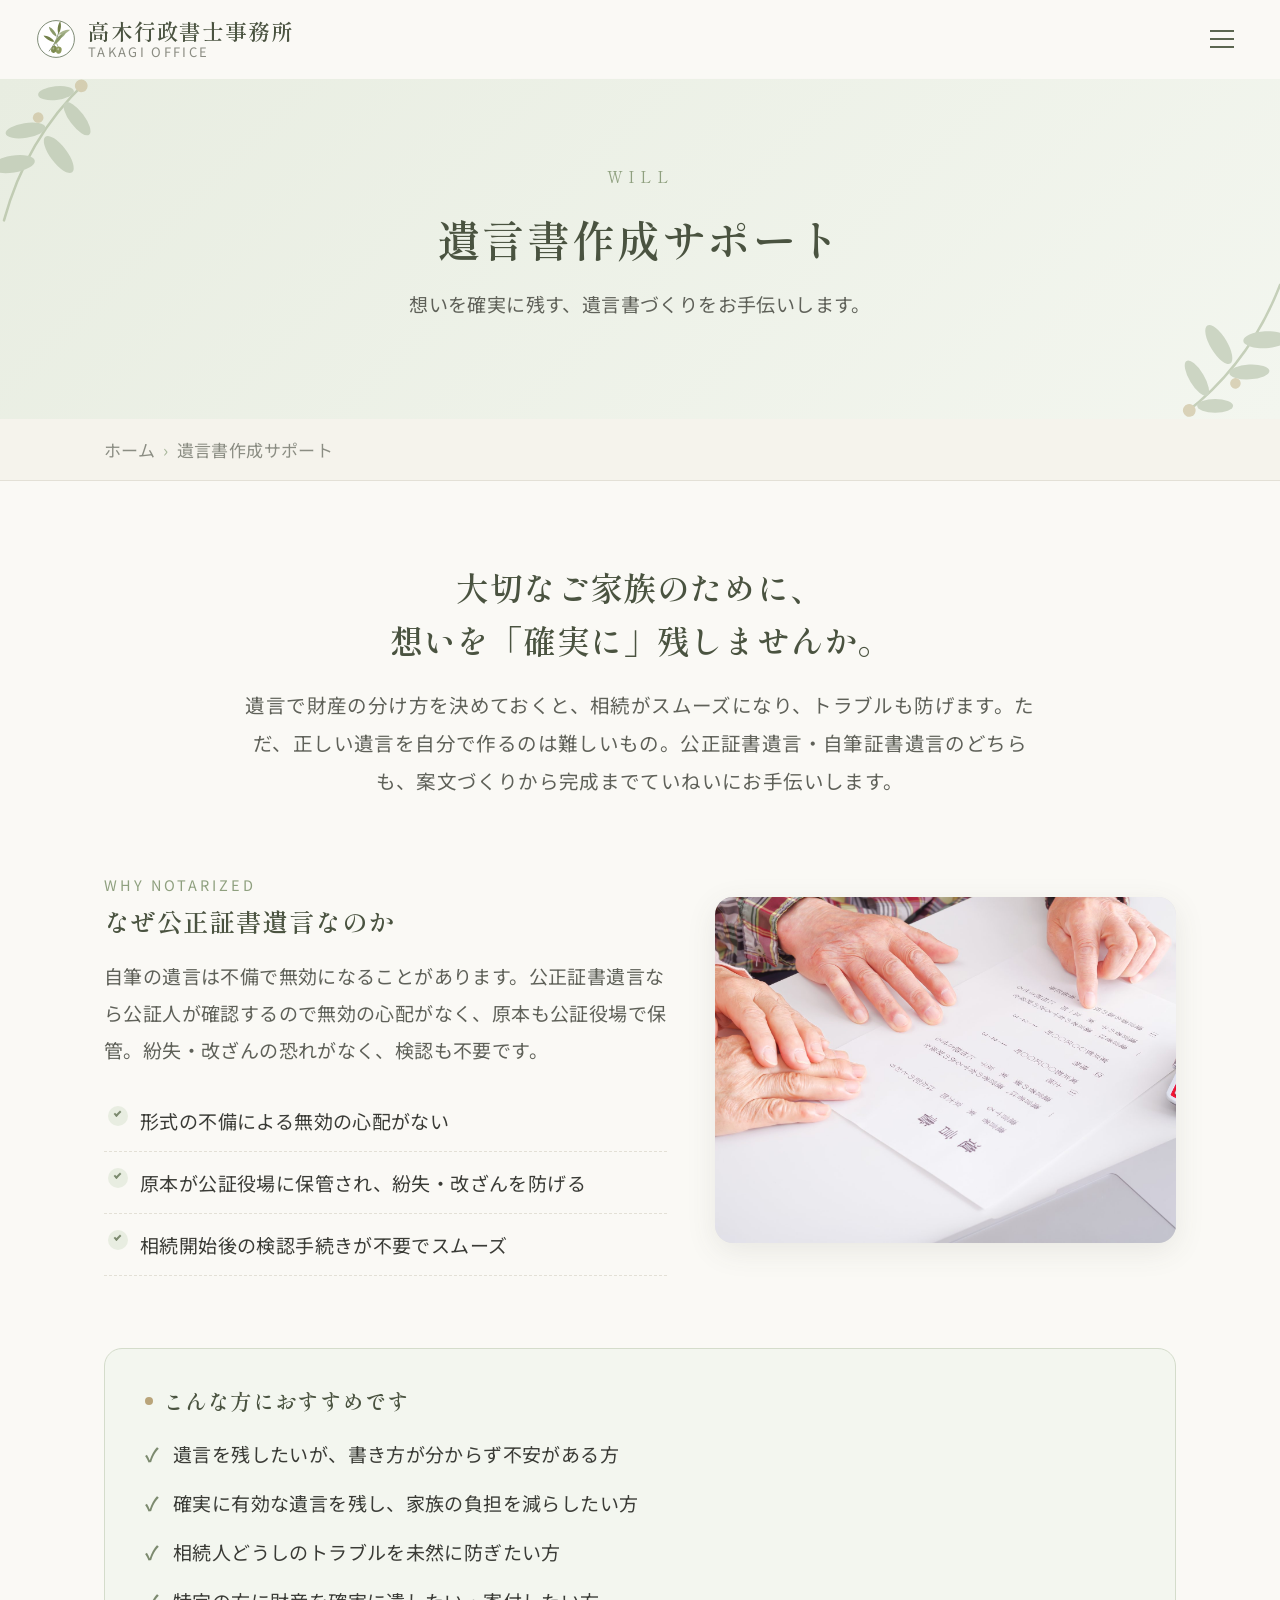
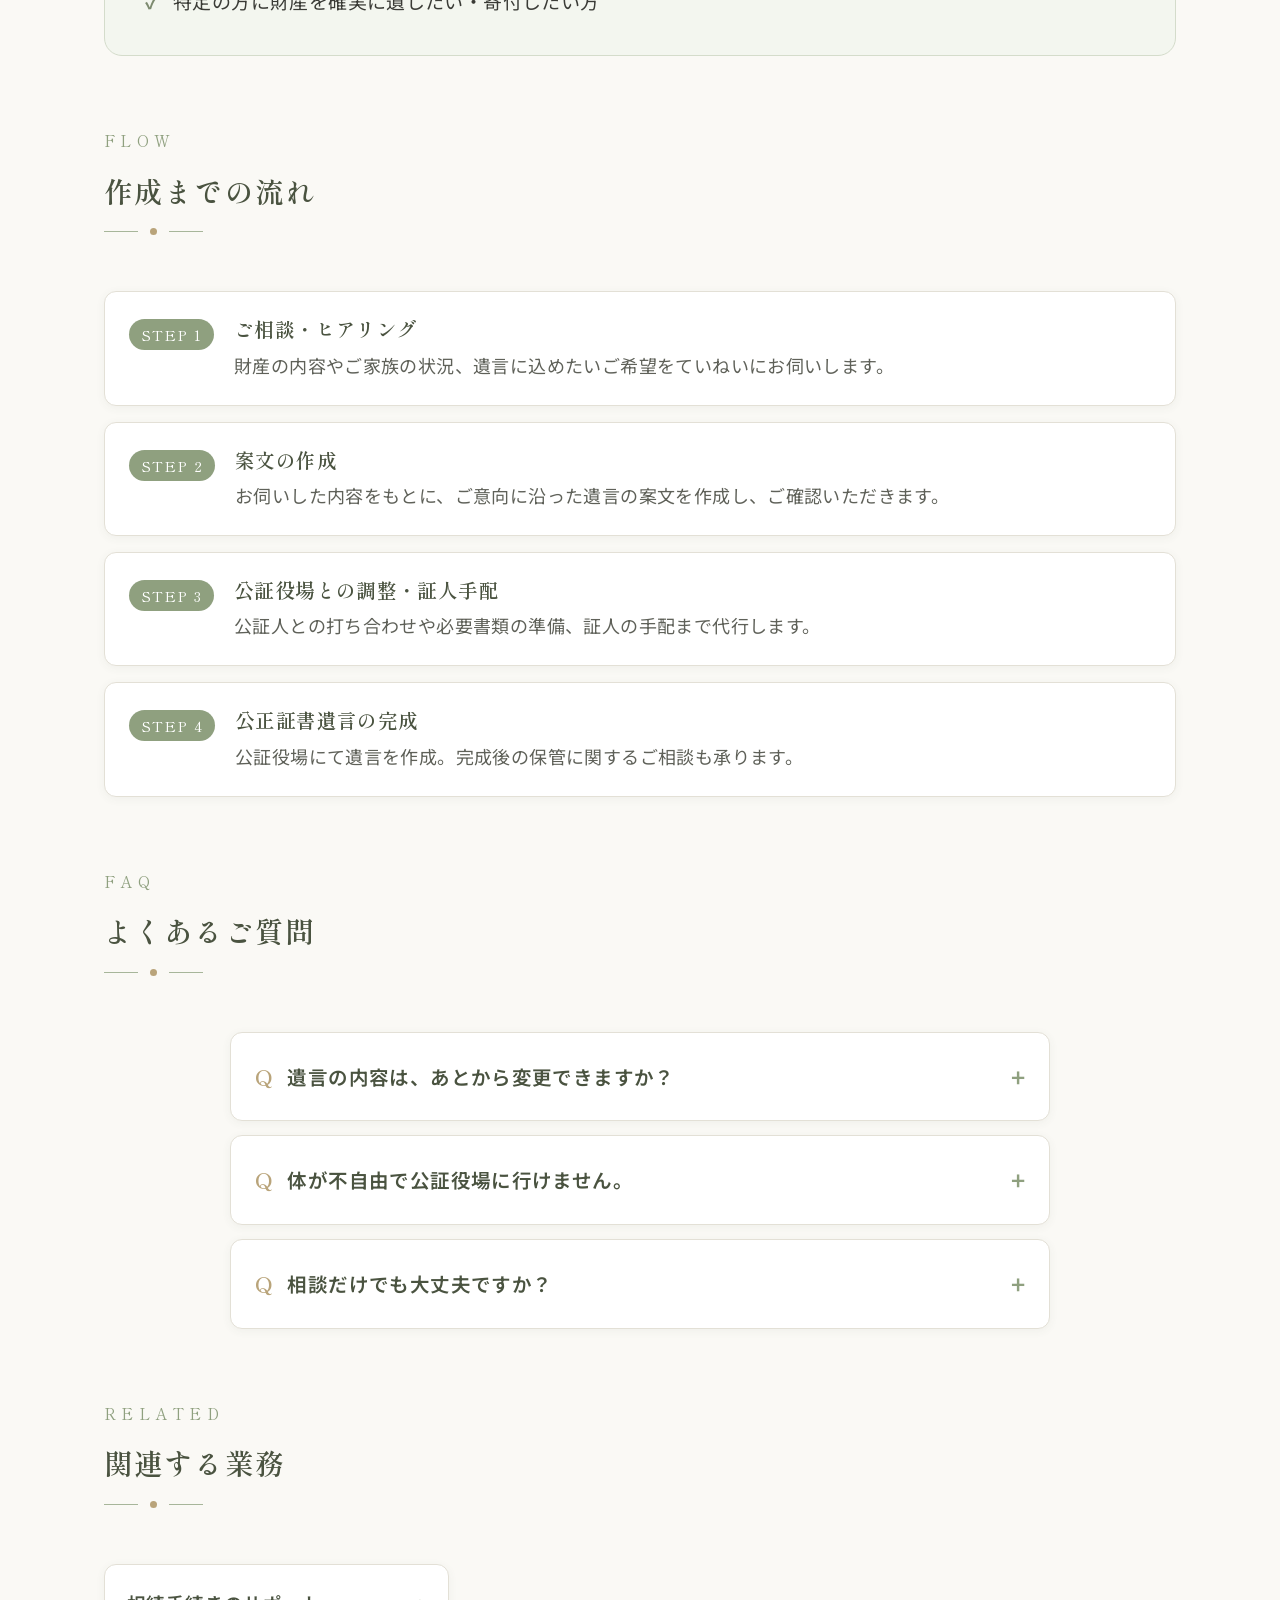
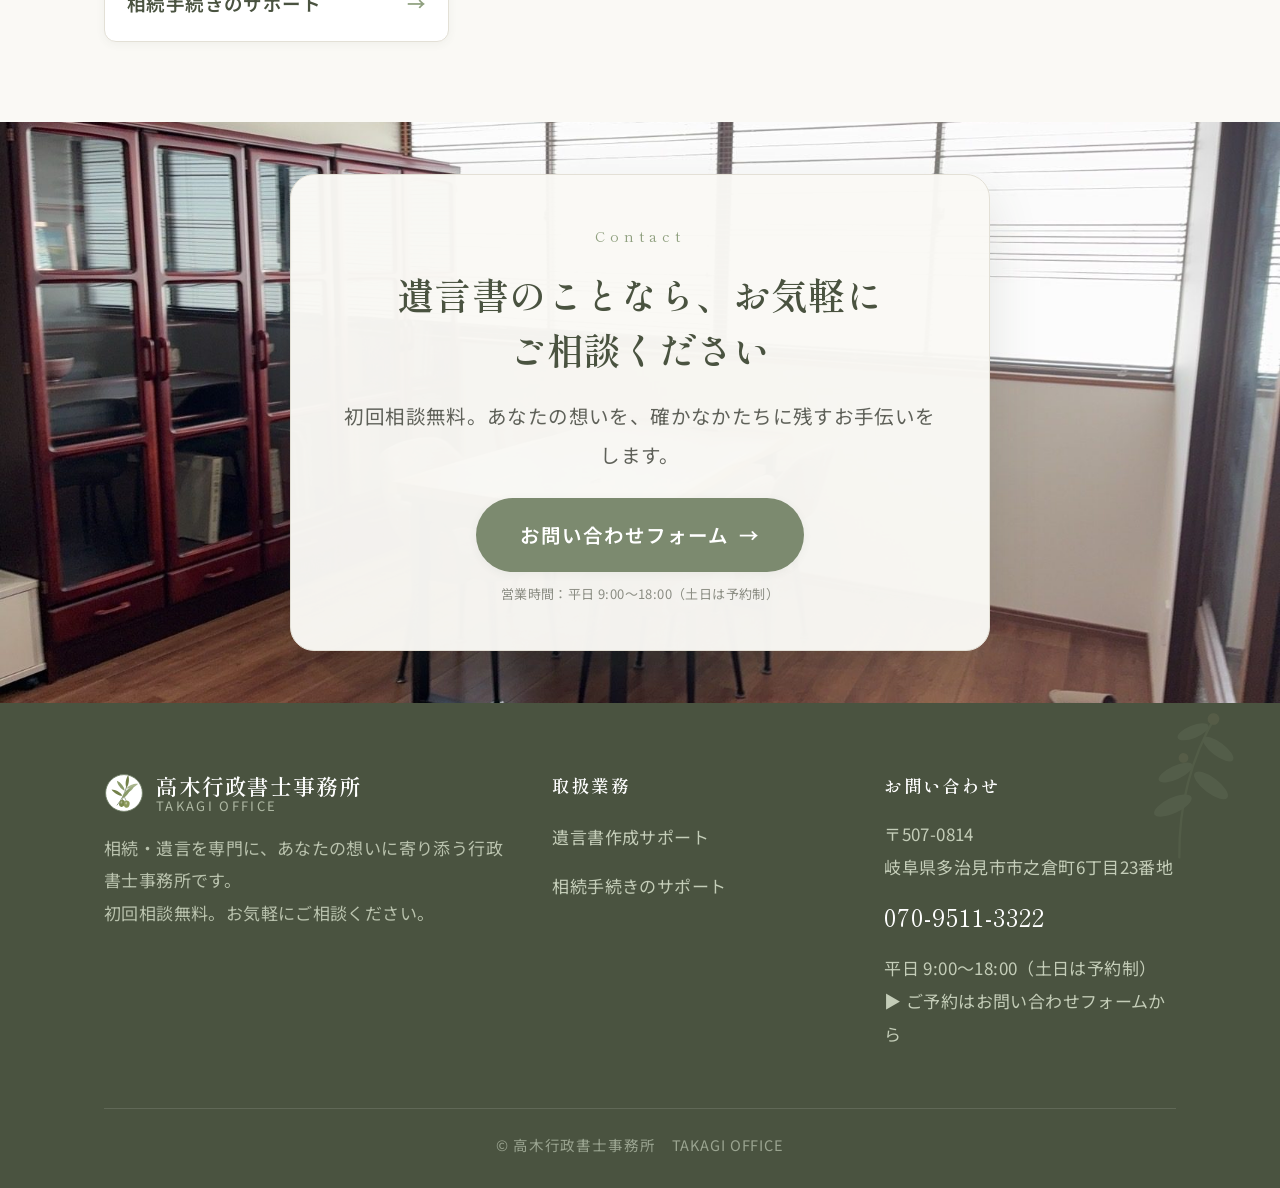
<file: yuigon-kosei.html>
<!DOCTYPE html>
<html lang="ja">
<head>
<meta charset="UTF-8">
<meta name="viewport" content="width=device-width, initial-scale=1.0">
<link rel="icon" type="image/svg+xml" href="images/logo.svg">
<link rel="apple-touch-icon" href="images/logo.svg">
<title>遺言書作成サポート｜岐阜県多治見市の相続・遺言相談</title>
<meta name="description" content="遺言書（公正証書遺言・自筆証書遺言）の作成をサポート。岐阜県多治見市の高木行政書士事務所。初回相談無料。">
<link rel="preconnect" href="https://fonts.googleapis.com">
<link rel="preconnect" href="https://fonts.gstatic.com" crossorigin>
<link href="https://fonts.googleapis.com/css2?family=Noto+Sans+JP:wght@400;500;600;700&family=Shippori+Mincho:wght@500;600;700&display=swap" rel="stylesheet">
<link rel="stylesheet" href="css/style.css?v=69">
<link rel="stylesheet" href="css/page.css?v=69">
</head>
<body>

<header class="site-header">
  <div class="container header-inner">
    <a href="index.html" class="brand" aria-label="高木行政書士事務所 トップへ">
      <img src="images/logo.svg" alt="高木行政書士事務所 ロゴ" class="brand__mark" width="40" height="40">
      <span class="brand__text"><span class="brand__name">高木行政書士事務所</span><span class="brand__sub">TAKAGI OFFICE</span></span>
    </a>
    <nav class="nav" aria-label="グローバルナビ">
      <a href="index.html">ホーム</a>
      <a href="yuigon-kosei.html">遺言書作成</a>
      
      <a href="souzoku.html">相続手続き</a>
      
      <a href="about.html">事務所案内</a>
      <a href="contact.html">お問い合わせ</a>
    </nav>
    <div class="header-cta">
      <button class="nav-toggle" aria-label="メニュー" aria-expanded="false"><span></span><span></span><span></span></button>
    </div>
  </div>
</header>

<main>

<section class="page-hero">
  <span class="en">Will</span>
  <h1>遺言書作成サポート</h1>
  <p class="sub">想いを確実に残す、遺言書づくりをお手伝いします。</p>
</section>
<nav class="breadcrumb"><div class="container"><ol><li><a href="index.html">ホーム</a></li><li>遺言書作成サポート</li></ol></div></nav>

<section class="page-section">
  <div class="container">
    <div class="intro-block reveal">
      <h2><span class="kb">大切なご家族のために、</span><br><span class="kb">想いを「確実に」</span><span class="kb">残しませんか。</span></h2>
      <p>遺言で財産の分け方を決めておくと、相続がスムーズになり、トラブルも防げます。ただ、正しい遺言を自分で作るのは難しいもの。公正証書遺言・自筆証書遺言のどちらも、案文づくりから完成までていねいにお手伝いします。</p>
    </div>

    <div class="split reveal">
      <div class="split-body">
        <span class="label">WHY NOTARIZED</span>
        <h3>なぜ公正証書遺言なのか</h3>
        <p>自筆の遺言は不備で無効になることがあります。公正証書遺言なら公証人が確認するので無効の心配がなく、原本も公証役場で保管。紛失・改ざんの恐れがなく、検認も不要です。</p>
        <ul class="check-list">
          <li>形式の不備による無効の心配がない</li>
          <li>原本が公証役場に保管され、紛失・改ざんを防げる</li>
          <li>相続開始後の検認手続きが不要でスムーズ</li>
        </ul>
      </div>
      <div class="split-visual"><img src="images/yuigon.jpg" alt="公正証書遺言のイメージ" loading="lazy" onerror="this.onerror=null;this.src='images/yuigon.svg'">
      </div>
    </div>

    <div class="target-box reveal">
      <h3>こんな方におすすめです</h3>
      <ul>
        <li>遺言を残したいが、書き方が分からず不安がある方</li>
        <li>確実に有効な遺言を残し、家族の負担を減らしたい方</li>
        <li>相続人どうしのトラブルを未然に防ぎたい方</li>
        <li>特定の方に財産を確実に遺したい・寄付したい方</li>
      </ul>
    </div>

    <div class="sec-head sec-head--left reveal" style="margin-top:64px">
      <span class="en">Flow</span><h2 style="font-size:28.5px">作成までの流れ</h2><div class="deco" style="justify-content:flex-start"><span></span></div>
    </div>
    <div class="steps reveal">
      <div class="step-row"><div class="sn"></div><div class="sb"><h4>ご相談・ヒアリング</h4><p>財産の内容やご家族の状況、遺言に込めたいご希望をていねいにお伺いします。</p></div></div>
      <div class="step-row"><div class="sn"></div><div class="sb"><h4>案文の作成</h4><p>お伺いした内容をもとに、ご意向に沿った遺言の案文を作成し、ご確認いただきます。</p></div></div>
      <div class="step-row"><div class="sn"></div><div class="sb"><h4>公証役場との調整・証人手配</h4><p>公証人との打ち合わせや必要書類の準備、証人の手配まで代行します。</p></div></div>
      <div class="step-row"><div class="sn"></div><div class="sb"><h4>公正証書遺言の完成</h4><p>公証役場にて遺言を作成。完成後の保管に関するご相談も承ります。</p></div></div>
    </div>

    <div class="sec-head sec-head--left reveal" style="margin-top:64px">
      <span class="en">FAQ</span><h2 style="font-size:28.5px">よくあるご質問</h2><div class="deco" style="justify-content:flex-start"><span></span></div>
    </div>
    <div class="faq reveal">
      <div class="faq-item"><div class="faq-q"><span class="mk">Q</span>遺言の内容は、あとから変更できますか？</div><div class="faq-a"><div class="faq-a-inner">はい、遺言はいつでも書き直すことができます。状況の変化に合わせて作り直すことも可能です。新しい遺言を作成することで、前の遺言の該当部分は効力を失います。</div></div></div>
      <div class="faq-item"><div class="faq-q"><span class="mk">Q</span>体が不自由で公証役場に行けません。</div><div class="faq-a"><div class="faq-a-inner">公証人にご自宅や病院へ出張してもらうことも可能です。その場合の手配も当事務所でサポートいたしますので、ご安心ください。</div></div></div>
      <div class="faq-item"><div class="faq-q"><span class="mk">Q</span>相談だけでも大丈夫ですか？</div><div class="faq-a"><div class="faq-a-inner">もちろんです。初回のご相談は無料です。無理におすすめすることはありませんので、まずはお気軽にお話をお聞かせください。</div></div></div>
    </div>

    <div class="sec-head sec-head--left reveal" style="margin-top:64px">
      <span class="en">Related</span><h2 style="font-size:28.5px">関連する業務</h2><div class="deco" style="justify-content:flex-start"><span></span></div>
    </div>
    <div class="related reveal">
      
      <a href="souzoku.html">相続手続きのサポート <span class="arrow">→</span></a>
      
    </div>

  </div>
</section>

<section class="section cta-band">
  <div class="container">
    <div class="cta-card reveal">
      <span class="en">Contact</span>
      <h2><span class="kb">遺言書のことなら、</span><span class="kb">お気軽に</span><span class="kb">ご相談ください</span></h2>
      <p>初回相談無料。あなたの想いを、確かなかたちに残すお手伝いをします。</p>
      <div class="cta-actions">
        <a href="contact.html" class="btn btn--lg cta-tel">お問い合わせフォーム <span class="arrow">→</span></a>
      </div>
      <span class="tel-note">営業時間：平日 9:00〜18:00（土日は予約制）</span>
    </div>
  </div>
</section>

</main>

<footer class="site-footer">
  <div class="container">
    <div class="footer-grid">
      <div class="footer-brand">
        <div class="brand">
          <img src="images/logo.svg" alt="高木行政書士事務所 ロゴ" class="brand__mark" width="40" height="40">
          <span class="brand__text"><span class="brand__name">高木行政書士事務所</span><span class="brand__sub">TAKAGI OFFICE</span></span>
        </div>
        <p>相続・遺言を専門に、あなたの想いに寄り添う行政書士事務所です。<br>初回相談無料。お気軽にご相談ください。</p>
      </div>
      <div class="footer-col"><h4>取扱業務</h4><ul><li><a href="yuigon-kosei.html">遺言書作成サポート</a></li><li><a href="souzoku.html">相続手続きのサポート</a></li><li></li></ul></div>
      <div class="footer-col footer-contact"><h4>お問い合わせ</h4><p>〒507-0814<br>岐阜県多治見市市之倉町6丁目23番地</p><p class="num">070-9511-3322</p><p>平日 9:00〜18:00（土日は予約制）<br><a href="contact.html">▶ ご予約はお問い合わせフォームから</a></p></div>
    </div>
    <div class="footer-bottom">© 高木行政書士事務所　TAKAGI OFFICE</div>
  </div>
</footer>

<div class="float-cta"><a class="fc-mail" href="contact.html"><svg width="18" height="18" viewBox="0 0 24 24" fill="none" aria-hidden="true"><rect x="3" y="5" width="18" height="14" rx="2.5" stroke="currentColor" stroke-width="2"/><path d="M4.5 8l7.5 5.5L19.5 8" stroke="currentColor" stroke-width="2" stroke-linecap="round" fill="none"/></svg>無料相談</a></div>
<script src="js/main.js?v=69"></script>
</body>
</html>
</file>
<file: css/style.css>
/* =========================================================
   高木行政書士事務所 - 共通スタイル
   テーマ: シルバーグリーン（オリーブ）× 柔らかく上品で、きっちりとした信頼感
   ========================================================= */

/* ---------- カラー / 変数 ---------- */
:root {
  /* ベースのシルバーグリーン（オリーブ系） */
  --olive-900: #4a5340;
  --olive-700: #6e7d63;
  --olive-600: #7c8a6f;
  --olive-500: #8fa07f;   /* メイン */
  --olive-400: #a7b69a;
  --olive-200: #d4dccb;
  --olive-100: #e8edE1;
  --olive-050: #f3f6ef;

  /* 温かみのあるニュートラル */
  --cream:     #faf9f5;
  --paper:     #f5f3ec;
  --beige:     #e9e4d8;
  --gold:      #b9a47a;   /* 上品なアクセント */

  --ink:       #3a3b36;   /* 本文 */
  --ink-soft:  #5f6159;
  --ink-mute:  #8b8d83;
  --line:      #e3e0d6;
  --white:     #ffffff;

  --shadow-sm: 0 2px 10px rgba(74, 83, 64, .06);
  --shadow-md: 0 8px 30px rgba(74, 83, 64, .10);
  --shadow-lg: 0 20px 50px rgba(74, 83, 64, .14);

  --radius:    18px;
  --radius-sm: 12px;
  --maxw:      1120px;

  --serif: "Shippori Mincho", "Noto Serif JP", "Hiragino Mincho ProN", serif;
  --sans:  "Noto Sans JP", "Hiragino Kaku Gothic ProN", "Yu Gothic", sans-serif;
}

/* ---------- リセット ---------- */
*, *::before, *::after { box-sizing: border-box; }
html { scroll-behavior: smooth; -webkit-text-size-adjust: 100%; }
body {
  margin: 0;
  font-family: var(--sans);
  color: var(--ink);
  background: var(--cream);
  line-height: 1.95;
  font-size: 19.5px;
  letter-spacing: .02em;
  -webkit-font-smoothing: antialiased;
}
html, body { overflow-x: hidden; }
img { max-width: 100%; display: block; }
a { color: inherit; text-decoration: none; transition: .25s; }
ul { margin: 0; padding: 0; list-style: none; }
h1, h2, h3, h4 { font-family: var(--serif); font-weight: 600; line-height: 1.5; margin: 0; color: var(--olive-900); }

/* ---------- レイアウト ---------- */
.container { width: 100%; max-width: var(--maxw); margin: 0 auto; padding: 0 24px; }
.section { padding: 96px 0; }
.section--tint { background: var(--olive-050); }
.section--paper { background: var(--paper); }

.lead { color: var(--ink-soft); }
.center { text-align: center; }
.sp-only { display: none; }
@media (max-width: 768px) { .sp-only { display: inline; } }
/* olive 補助色（fallbackの明示定義） */
:root { --olive-300: #b7c4ab; --olive-800: #5b6650; }

/* セクション見出し */
.sec-head { text-align: center; margin-bottom: 56px; }
.sec-head .en {
  display: inline-block;
  font-family: var(--serif);
  font-size: 15.5px; letter-spacing: .35em;
  color: var(--olive-500);
  text-transform: uppercase;
  margin-bottom: 14px;
}
.sec-head h2 {
  font-size: clamp(27px, 3.4vw, 37px);
  letter-spacing: .04em;
}
.sec-head .desc { margin-top: 18px; color: var(--ink-soft); font-size: 19px; }
.sec-head--left { text-align: left; }
.sec-head--left .deco { margin: 16px 0 0; }

/* 飾り線 */
.deco { display:flex; align-items:center; justify-content:center; gap:12px; margin: 18px 0 0; }
.deco::before, .deco::after { content:""; width:34px; height:1px; background: var(--olive-400); }
.deco span { width:7px; height:7px; border-radius:50%; background: var(--gold); }

/* ---------- ボタン ---------- */
.btn {
  display: inline-flex; align-items: center; gap: 10px;
  padding: 15px 32px; border-radius: 999px;
  font-family: var(--sans); font-weight: 600; font-size: 18.5px;
  letter-spacing: .05em; cursor: pointer; border: none;
  white-space: nowrap;
}
/* 日本語をフレーズ単位で折り返すための塊 */
.kb { display: inline-block; }
.btn--primary { background: var(--olive-600); color: #fff; box-shadow: var(--shadow-sm); }
.btn--primary:hover { background: var(--olive-700); transform: translateY(-2px); box-shadow: var(--shadow-md); }
.btn--ghost { background: #fff; color: var(--olive-700); border: 1.5px solid var(--olive-300, #b7c4ab); }
.btn--ghost:hover { background: var(--olive-050); transform: translateY(-2px); }
.btn--gold { background: var(--gold); color: #fff; }
.btn--gold:hover { filter: brightness(.96); transform: translateY(-2px); }
.btn--lg { padding: 18px 44px; font-size: 19.5px; }
.btn .arrow { transition: transform .25s; }
.btn:hover .arrow { transform: translateX(4px); }

/* =========================================================
   ヘッダー
   ========================================================= */
.site-header {
  position: fixed; top: 0; left: 0; right: 0; z-index: 100;
  background: rgba(250, 249, 245, .96);
  border-bottom: 1px solid transparent;
  transition: transform .45s ease, box-shadow .3s ease, border-color .3s ease;
}
.site-header.is-hidden { transform: translateY(-100%); }
.site-header.scrolled { box-shadow: var(--shadow-sm); border-bottom-color: var(--line); }
.header-inner { display: flex; align-items: center; justify-content: flex-start; height: 78px; }
/* 左右の余白を詰め、事務所名を左端・その他を右端へ */
.site-header .container { max-width: 100%; padding: 0 36px; }
.header-inner .brand { margin-right: auto; }
.header-inner .nav { margin-right: 14px; }

.brand { display: flex; align-items: center; gap: 12px; }
.brand__mark { width: 40px; height: 40px; flex: none; }
.brand__text { display: flex; flex-direction: column; line-height: 1.2; }
.brand__name { font-family: var(--serif); font-size: 21.5px; font-weight: 600; color: var(--olive-900); letter-spacing: .04em; }
.brand__sub { font-size: 13px; color: var(--ink-mute); letter-spacing: .18em; }

.nav { display: flex; align-items: center; gap: 30px; }
.nav a { font-family: var(--serif); font-size: 18.5px; font-weight: 500; color: var(--ink); position: relative; padding: 6px 0; letter-spacing: .06em; }
.nav a::after { content:""; position:absolute; left:0; bottom:0; width:0; height:2px; background: var(--olive-500); transition:.25s; }
.nav a:hover { color: var(--olive-700); }
.nav a:hover::after { width: 100%; }
/* 現在開いているページのメニュー強調 */
.nav a.active { color: var(--olive-700); font-weight: 600; }
.nav a.active::after { width: 100%; background: var(--gold); height: 2.5px; }

.header-cta { display: flex; align-items: center; gap: 18px; }
.header-tel { text-align: right; line-height: 1.25; }
.header-tel .num { font-family: var(--serif); font-size: 21.5px; font-weight: 600; color: var(--olive-800, #5b6650); letter-spacing: .04em; }
.header-tel .lbl { font-size: 13px; color: var(--ink-mute); letter-spacing: .1em; }

.nav-toggle { display: none; width: 44px; height: 44px; border: none; background: transparent; cursor: pointer; flex-direction: column; gap: 6px; justify-content: center; align-items: center; }
.nav-toggle span { width: 24px; height: 2px; background: var(--olive-800, #5b6650); transition: .3s; }
.nav-toggle.open span:nth-child(1) { transform: translateY(8px) rotate(45deg); }
.nav-toggle.open span:nth-child(2) { opacity: 0; }
.nav-toggle.open span:nth-child(3) { transform: translateY(-8px) rotate(-45deg); }

/* =========================================================
   フッター
   ========================================================= */
.site-footer { background: var(--olive-900); color: #dfe4d7; padding: 70px 0 28px; }
.footer-grid { display: grid; grid-template-columns: 1.4fr 1fr 1fr; gap: 40px; }
.footer-brand .brand__name { color: #fff; }
.footer-brand .brand__sub { color: #aeb8a3; }
.footer-brand p { color: #b9c2ad; font-size: 17px; margin: 18px 0 0; line-height: 1.9; }
.footer-col h4 { color: #fff; font-size: 17.5px; margin-bottom: 18px; letter-spacing:.08em; }
.footer-col ul li { margin-bottom: 11px; }
.footer-col a { color: #c4cdb8; font-size: 17px; }
.footer-col a:hover { color: #fff; }
.footer-contact p { font-size: 17px; color: #c4cdb8; margin: 0 0 10px; }
.footer-contact .num { font-family: var(--serif); font-size: 24.5px; color: #fff; letter-spacing: .04em; }
.footer-bottom { border-top: 1px solid rgba(255,255,255,.12); margin-top: 48px; padding-top: 22px; text-align: center; font-size: 14.5px; color: #9aa490; letter-spacing: .06em; }

/* =========================================================
   下層ページ共通ヘッダー
   ========================================================= */
.page-hero {
  margin-top: 78px;
  padding: 78px 0;
  background: linear-gradient(135deg, var(--olive-100), var(--olive-050));
  text-align: center;
  position: relative; overflow: hidden;
}
.page-hero::before {
  content:""; position:absolute; inset:0;
  background-image: radial-gradient(circle at 12% 20%, rgba(143,160,127,.18), transparent 45%),
                    radial-gradient(circle at 88% 80%, rgba(185,164,122,.14), transparent 45%);
}
.page-hero .en { position:relative; font-family:var(--serif); letter-spacing:.35em; color:var(--olive-500); font-size:15.5px; text-transform:uppercase; }
.page-hero h1 { position:relative; font-size: clamp(29px, 4vw, 43px); margin-top: 12px; letter-spacing:.05em; }
.page-hero .sub { position:relative; margin-top: 14px; color: var(--ink-soft); font-size: 19px; }

/* パンくず */
.breadcrumb { background: var(--paper); border-bottom: 1px solid var(--line); }
.breadcrumb ol { list-style: none; margin: 0; padding: 14px 0; display:flex; flex-wrap:wrap; align-items:center; gap:8px; font-size: 17px; color: var(--ink-mute); }
.breadcrumb li { display:flex; align-items:center; }
.breadcrumb a:hover { color: var(--olive-700); }
.breadcrumb li:not(:last-child)::after { content:"›"; margin-left:8px; color: var(--olive-400); }

/* =========================================================
   汎用パーツ
   ========================================================= */
.card { background:#fff; border-radius: var(--radius); box-shadow: var(--shadow-sm); border:1px solid var(--line); }

/* フェードイン */
.reveal { opacity: 0; transform: translateY(24px); transition: opacity .8s ease, transform .8s ease; }
.reveal.in { opacity: 1; transform: none; }

/* =========================================================
   フローティングCTA（モバイル）
   ========================================================= */
.float-cta { display: none; }

/* =========================================================
   レスポンシブ
   ========================================================= */
@media (max-width: 920px) {
  .footer-grid { grid-template-columns: 1fr 1fr; }
}
@media (max-width: 768px) {
  .section { padding: 64px 0; }
  .header-tel { display: none; }
  .footer-grid { grid-template-columns: 1fr; gap: 32px; }

  .float-cta {
    display: flex; position: fixed; bottom: 0; left: 0; right: 0; z-index: 90;
    box-shadow: 0 -4px 20px rgba(74,83,64,.14);
  }
  .float-cta a { flex: 1; display: inline-flex; align-items: center; justify-content: center; gap: 8px; padding: 15px 6px; font-weight: 600; font-size: 16.5px; color:#fff; }
  .float-cta .fc-tel { background: var(--olive-700); }
  .float-cta .fc-mail { background: var(--gold); }
  body { padding-bottom: 54px; }
}


/* =========================================================
   画像プレースホルダー（差し替え用の灰色ボックス）
   ========================================================= */
.img-ph-label { display:flex; flex-direction:column; align-items:center; justify-content:center; gap:8px; color:#9a9a92; font-family:var(--sans); font-size:14.5px; letter-spacing:.15em; }
.img-ph-label svg { width:38px; height:38px; opacity:.45; }


/* 埋め込み画像（枠いっぱいに固定／画像サイズの影響を受けない） */
.hero-visual .photo,
.profile-photo,
.split-visual,
.service-card .card-img { position: relative; }
.hero-visual .photo img,
.profile-photo img,
.split-visual img,
.service-card .card-img img {
  position: absolute; inset: 0;
  width: 100%; height: 100%;
  object-fit: cover; display: block;
}


/* =========================================================
   スプラッシュ画面（サイト表示時の演出）
   ========================================================= */
#splash {
  position: fixed; inset: 0; z-index: 2000;
  display: flex; flex-direction: column; align-items: center; justify-content: center; gap: 18px;
  background: radial-gradient(circle at 50% 38%, #f7f9f3 0%, #e4ead9 45%, #b9c6a8 100%);
  animation: splashOut .8s ease 1.4s forwards;
}
#splash.hide { opacity: 0; visibility: hidden; pointer-events: none; transition: opacity .6s ease; }
#splash .splash-logo { width: 132px; height: 132px; animation: splashPop 1.1s cubic-bezier(.2,.8,.2,1); }
#splash .splash-name { font-family: var(--serif); font-size: 34px; color: var(--olive-900); letter-spacing: .14em; opacity: 0; animation: splashUp .9s ease .35s forwards; }
#splash .splash-sub  { font-size: 15px; letter-spacing: .36em; color: var(--olive-700); opacity: 0; animation: splashUp .9s ease .65s forwards; }
#splash .splash-line { width: 0; height: 2px; background: var(--gold); animation: splashLine 1s ease .8s forwards; }
body.splash-lock { overflow: hidden; }
@keyframes splashPop { 0%{transform:scale(.5) rotate(-8deg);opacity:0} 60%{transform:scale(1.06) rotate(0);opacity:1} 100%{transform:scale(1)} }
@keyframes splashUp  { from{opacity:0;transform:translateY(12px)} to{opacity:1;transform:none} }
@keyframes splashLine{ to{width:130px} }
@keyframes splashOut { to{opacity:0;visibility:hidden;pointer-events:none} }
@media (prefers-reduced-motion: reduce){
  #splash{ animation-delay:.4s }
  #splash .splash-logo,#splash .splash-name,#splash .splash-sub,#splash .splash-line{ animation:none; opacity:1; width:auto }
  #splash .splash-line{ width:130px }
}


/* モバイルメニューの暗幕 */
.nav-backdrop { position: fixed; inset: 0; background: rgba(58,59,54,.45); opacity: 0; visibility: hidden; transition: opacity .3s; z-index: 90; }
.nav-backdrop.show { opacity: 1; visibility: visible; }
body.menu-open { overflow: hidden; }
@media (min-width: 1301px) { .nav-backdrop { display: none !important; } body.menu-open { overflow: auto; } }


/* =========================================================
   ハンバーガーメニュー（〜1300px）右ドロワー・画面右端に密着
   ========================================================= */
@media (max-width: 1300px) {
  .nav-toggle { display: flex; }
  .header-inner .nav { margin-right: 0; }
  .nav {
    position: fixed; top: 78px; right: 0; bottom: 0; left: auto;
    width: min(82vw, 320px);
    flex-direction: column; align-items: stretch; gap: 0;
    background: var(--cream);
    border-top: 1px solid var(--line);
    padding: 6px 0 24px;
    transform: translateX(100%); pointer-events: none; visibility: hidden;
    transition: transform .32s ease, visibility .32s ease;
    box-shadow: -10px 0 30px rgba(74, 83, 64, .18);
    overflow-y: auto; z-index: 95;
  }
  .nav.open { transform: none; pointer-events: auto; visibility: visible; }
  .nav a { padding: 16px 26px; border-bottom: 1px solid var(--line); font-size: 18px; }
  .nav a::after { display: none; }
}


/* ヒーロー画像の表示位置（看板が中央寄りになるよう少し左へ） */
.hero-visual .photo img { object-fit: contain; object-position: center; transform: none; }


/* オリーブの装飾（全体）*/
.section--tint, .section--paper, .page-hero, .site-footer, .cta-band, .empathy { position: relative; overflow: hidden; }
.section--tint > .container, .section--paper > .container, .page-hero > .container,
.site-footer > .container, .cta-band > .container, .empathy > .container { position: relative; z-index: 1; }

.section--tint::before, .section--paper::after, .page-hero::after, .page-hero::before,
.site-footer::before, .empathy::before, .empathy::after {
  content:""; position:absolute; z-index:0; pointer-events:none;
  background: url(../images/leaf.svg) no-repeat center/contain;
  width:150px; height:215px;
}
.section--tint::before { top:-36px; left:-30px; transform: rotate(20deg); opacity:.4; }
.section--paper::after { bottom:-40px; right:-26px; transform: rotate(-158deg); opacity:.38; }
.page-hero::before { top:-30px; left:-26px; transform: rotate(24deg); opacity:.5; width:130px; height:185px; }
.page-hero::after  { bottom:-34px; right:-22px; transform: rotate(-150deg); opacity:.5; width:130px; height:185px; }
.empathy::before { top:-30px; right:-24px; transform: rotate(-150deg) scaleX(-1); opacity:.28; width:120px; height:170px; }
.empathy::after  { bottom:-36px; left:-26px; transform: rotate(150deg); opacity:.28; width:120px; height:170px; }
.site-footer::before { top:-10px; right:30px; transform: rotate(8deg); opacity:.1; width:120px; height:170px; }
@media (max-width:768px){
  .section--tint::before, .section--paper::after, .empathy::before, .empathy::after { width:96px; height:138px; opacity:.3; }
}


/* ボタン幅の統一 */
.hero-actions .btn, .cta-actions .btn, .cta-mini .actions .btn { min-width: 252px; justify-content: center; }
@media (max-width: 768px){
  .hero-actions .btn, .cta-actions .btn, .cta-mini .actions .btn { min-width: 0; width: 100%; }
}

/* スマホ：長いラベルのボタンが折り返さず収まるように縮小 */
@media (max-width: 768px) {
  .btn--lg { padding: 15px 22px; font-size: 16.5px; }
  .cta-actions .btn, .hero-actions .btn { max-width: 100%; }
  .cta-card .cta-actions { justify-content: stretch; }
  .cta-card .cta-actions .btn { width: 100%; justify-content: center; }
}
</file>
<file: css/page.css>
/* =========================================================
   下層ページ（業務詳細・事務所案内・問い合わせ）専用
   ========================================================= */

.page-section { padding: 80px 0; }

/* リード文ブロック */
.intro-block { max-width: 800px; margin: 0 auto 64px; text-align: center; }
.intro-block h2 { font-size: clamp(25px, 3vw, 33px); line-height: 1.6; margin-bottom: 20px; }
.intro-block p { color: var(--ink-soft); font-size: 19.5px; }

/* 2カラム（本文＋ビジュアル） */
.split { display:grid; grid-template-columns: 1.1fr .9fr; gap: 48px; align-items:center; margin-bottom: 72px; }
.split.reverse { direction: rtl; }
.split.reverse > * { direction: ltr; }
.split-visual {
  border-radius: var(--radius); overflow:hidden; box-shadow: var(--shadow-md);
  aspect-ratio: 4/3; background:#e6e6e2; display:flex; align-items:center; justify-content:center;
}
.split-visual svg { width:100%; height:100%; }
.split-body h3 { font-size: 25.5px; margin-bottom: 6px; }
.split-body .label { font-size: 14.5px; color: var(--olive-500); letter-spacing:.2em; }
.split-body p { color: var(--ink-soft); font-size: 19px; margin-top: 16px; }

/* チェックリスト */
.check-list { margin-top: 22px; }
.check-list li { position: relative; padding: 12px 0 12px 36px; border-bottom: 1px dashed var(--line); font-size: 19px; }
.check-list li::before {
  content:""; position:absolute; left: 4px; top: 16px; width: 20px; height: 20px; border-radius:50%;
  background: var(--olive-100);
}
.check-list li::after {
  content:""; position:absolute; left: 10px; top: 21px; width: 7px; height: 4px;
  border-left: 2px solid var(--olive-600); border-bottom: 2px solid var(--olive-600);
  transform: rotate(-45deg);
}

/* こんな方へ（悩みボックス） */
.target-box { background: var(--olive-050); border:1px solid var(--olive-200); border-radius: var(--radius); padding: 36px 40px; margin: 40px 0; }
.target-box h3 { font-size: 21.5px; margin-bottom: 18px; display:flex; align-items:center; gap:10px; }
.target-box h3::before { content:""; width:8px; height:8px; border-radius:50%; background: var(--gold); }
.target-box ul { display:grid; gap: 12px; }
.target-box li { position:relative; padding-left: 28px; font-size: 19px; }
.target-box li::before { content:"✓"; position:absolute; left:0; color: var(--olive-600); font-weight:700; }

/* 料金テーブル */
.price-table { width:100%; border-collapse: collapse; margin-top: 14px; background:#fff; border-radius: var(--radius); overflow:hidden; box-shadow: var(--shadow-sm); }
.price-table th, .price-table td { padding: 16px 20px; text-align:left; border-bottom: 1px solid var(--line); font-size: 18.5px; }
.price-table thead th { background: var(--olive-600); color:#fff; font-weight:600; letter-spacing:.05em; }
.price-table tbody th { font-weight:600; color: var(--olive-900); width: 50%; }
.price-table td { color: var(--ink-soft); text-align:right; font-family: var(--serif); }
.price-table tbody tr:last-child th, .price-table tbody tr:last-child td { border-bottom:none; }
.price-note { font-size: 15px; color: var(--ink-mute); margin-top: 12px; }

/* ステップ（手続きの流れ・横/縦） */
.steps { counter-reset: step; display:grid; gap: 16px; margin-top: 16px; }
.step-row { display:flex; gap: 20px; align-items:flex-start; background:#fff; border:1px solid var(--line); border-radius: var(--radius-sm); padding: 22px 24px; box-shadow: var(--shadow-sm); }
.step-row .sn { flex:none; counter-increment: step; }
.step-row .sn::before { content: "STEP " counter(step); font-family: var(--serif); font-size: 14.5px; color:#fff; background: var(--olive-500); padding: 5px 12px; border-radius: 999px; letter-spacing:.08em; }
.step-row .sb h4 { font-size: 19.5px; margin-bottom: 4px; }
.step-row .sb p { font-size: 18px; color: var(--ink-soft); margin:0; }

/* FAQ */
.faq { max-width: 820px; margin: 0 auto; }
.faq-item { background:#fff; border:1px solid var(--line); border-radius: var(--radius-sm); margin-bottom: 14px; box-shadow: var(--shadow-sm); overflow:hidden; }
.faq-q { display:flex; align-items:center; gap:14px; padding: 20px 24px; cursor:pointer; font-weight:600; color: var(--olive-900); font-size:19.5px; }
.faq-q .mk { flex:none; font-family:var(--serif); color: var(--gold); font-size: 22.5px; }
.faq-q::after { content:"+"; margin-left:auto; font-size: 24.5px; color: var(--olive-500); transition:.3s; }
.faq-item.open .faq-q::after { transform: rotate(45deg); }
.faq-a { max-height: 0; overflow:hidden; transition: max-height .35s ease; }
.faq-a-inner { padding: 0 24px 22px 58px; color: var(--ink-soft); font-size: 18.5px; }
.faq-item.open .faq-a { max-height: 400px; }

/* 関連業務 */
.related { display:grid; grid-template-columns: repeat(3,1fr); gap: 18px; margin-top: 16px; }
.related a { background:#fff; border:1px solid var(--line); border-radius: var(--radius-sm); padding: 20px 22px; box-shadow: var(--shadow-sm); display:flex; align-items:center; justify-content:space-between; font-weight:600; color: var(--olive-900); font-size: 18.5px; }
.related a:hover { background: var(--olive-050); transform: translateY(-3px); }
.related a .arrow { color: var(--olive-500); }

/* CTA小（下層用） */
.cta-mini { background: linear-gradient(120deg, var(--olive-700), var(--olive-500)); border-radius: var(--radius); color:#fff; text-align:center; padding: 54px 30px; }
.cta-mini h2 { color:#fff; font-size: clamp(25px, 3vw, 31px); margin-bottom: 10px; }
.cta-mini p { opacity:.92; margin-bottom: 26px; }
.cta-mini .num { font-family:var(--serif); font-size: 30.5px; display:block; margin-top: 18px; }
.cta-mini .actions { display:flex; gap:14px; justify-content:center; flex-wrap:wrap; }

/* =========================================================
   事務所案内
   ========================================================= */
.info-table { width:100%; border-collapse: collapse; background:#fff; border-radius: var(--radius); overflow:hidden; box-shadow: var(--shadow-sm); }
.info-table th, .info-table td { padding: 18px 24px; text-align:left; border-bottom:1px solid var(--line); font-size: 19px; vertical-align: top; }
.info-table th { width: 30%; background: var(--olive-050); color: var(--olive-900); font-weight:600; }
.info-table td { color: var(--ink-soft); }
.info-table tr:last-child th, .info-table tr:last-child td { border-bottom:none; }

.map-frame { margin-top: 28px; border-radius: var(--radius); overflow:hidden; box-shadow: var(--shadow-sm); aspect-ratio: 16/7; background: var(--olive-100); display:flex; align-items:center; justify-content:center; color: var(--ink-mute); font-size: 16.5px; text-align:center; }

.value-grid { display:grid; grid-template-columns: repeat(3,1fr); gap: 24px; margin-top: 16px; }
.value-card { background:#fff; border:1px solid var(--line); border-radius: var(--radius); padding: 30px 28px; box-shadow: var(--shadow-sm); text-align:center; }
.value-card .ic { color: var(--olive-600); margin-bottom: 14px; }
.value-card h3 { font-size: 19.5px; margin-bottom: 10px; }
.value-card p { font-size: 18px; color: var(--ink-soft); }

/* =========================================================
   お問い合わせ
   ========================================================= */
.contact-wrap { display:grid; grid-template-columns: 1fr 1fr; gap: 48px; align-items:start; }
.contact-info { background: var(--olive-050); border-radius: var(--radius); padding: 40px 38px; border:1px solid var(--olive-200); }
.contact-info h3 { font-size: 22.5px; margin-bottom: 18px; }
.contact-info .big-tel { font-family:var(--serif); font-size: 32.5px; color: var(--olive-800,#5b6650); letter-spacing:.04em; }
.contact-info .small { font-size: 15.5px; color: var(--ink-mute); }
.contact-info ul { margin-top: 24px; display:grid; gap:14px; }
.contact-info li { font-size: 18.5px; display:flex; gap:12px; }
.contact-info li b { color: var(--olive-900); }

.form-card { background:#fff; border:1px solid var(--line); border-radius: var(--radius); padding: 40px 38px; box-shadow: var(--shadow-sm); }
.field { margin-bottom: 22px; }
.field label { display:block; font-weight:600; font-size: 18px; margin-bottom: 8px; color: var(--olive-900); }
.field label .req { color:#c2603f; font-size: 13.5px; margin-left:8px; background:#f7e6df; padding:2px 8px; border-radius:4px; }
.field input, .field select, .field textarea {
  width:100%; padding: 13px 16px; border:1.5px solid var(--line); border-radius: var(--radius-sm);
  font-family: var(--sans); font-size: 19px; color: var(--ink); background: var(--cream); transition:.2s;
}
.field input:focus, .field select:focus, .field textarea:focus { outline:none; border-color: var(--olive-500); background:#fff; box-shadow: 0 0 0 3px var(--olive-100); }
.field textarea { resize: vertical; min-height: 130px; }
.form-check { display:flex; gap:10px; align-items:flex-start; font-size: 16px; color: var(--ink-soft); margin-bottom: 24px; }
.form-check input { width:auto; margin-top: 4px; }
.form-note { display:none; margin-top: 18px; padding: 16px 18px; background: var(--olive-050); border:1px solid var(--olive-200); border-radius: var(--radius-sm); font-size: 16px; color: var(--olive-900); }
.form-note.show { display:block; }

@media (max-width: 900px) {
  .split, .contact-wrap { grid-template-columns: 1fr; gap: 28px; }
  .split.reverse { direction: ltr; }
  .split-visual { max-width: 440px; margin: 0 auto; }
  .related, .value-grid { grid-template-columns: 1fr; }
}

/* 代表ごあいさつ：写真を固定幅にして文章を広く */
@media (min-width: 901px){ .split--greeting { grid-template-columns: 300px 1fr; } }

/* ---------- CTA（背景画像＋角丸カード：ホームと共通の手法）---------- */
.cta-band {
  position: relative; overflow: hidden; text-align: center;
  padding: 52px 0;
  background: url(../images/office.jpg) center/cover no-repeat;
}
.cta-card {
  position: relative; z-index: 1; max-width: 700px; margin: 0 auto;
  background: rgba(250,249,245,.97); border: 1px solid var(--line);
  border-radius: 24px; padding: 40px 44px; box-shadow: var(--shadow-lg);
}
.cta-band .en { letter-spacing:.35em; font-size: 14.5px; color: var(--olive-500); font-family:var(--serif); }
.cta-band h2 { color: var(--olive-900); font-size: clamp(27px, 3.4vw, 37px); margin: 14px 0 10px; }
.cta-band p { color: var(--ink-soft); margin-bottom: 24px; }
.cta-actions { display:flex; gap:16px; justify-content:center; flex-wrap:wrap; }
.cta-tel { background: var(--olive-600); color:#fff; box-shadow: var(--shadow-sm); }
.cta-tel:hover { background: var(--olive-700); transform: translateY(-2px); box-shadow: var(--shadow-md); }
.cta-band .tel-note { font-size: 13px; color: var(--ink-mute); }
@media (max-width:768px){ .cta-band { padding: 40px 0; } .cta-card { padding: 32px 20px; border-radius: 18px; } }
</file>
